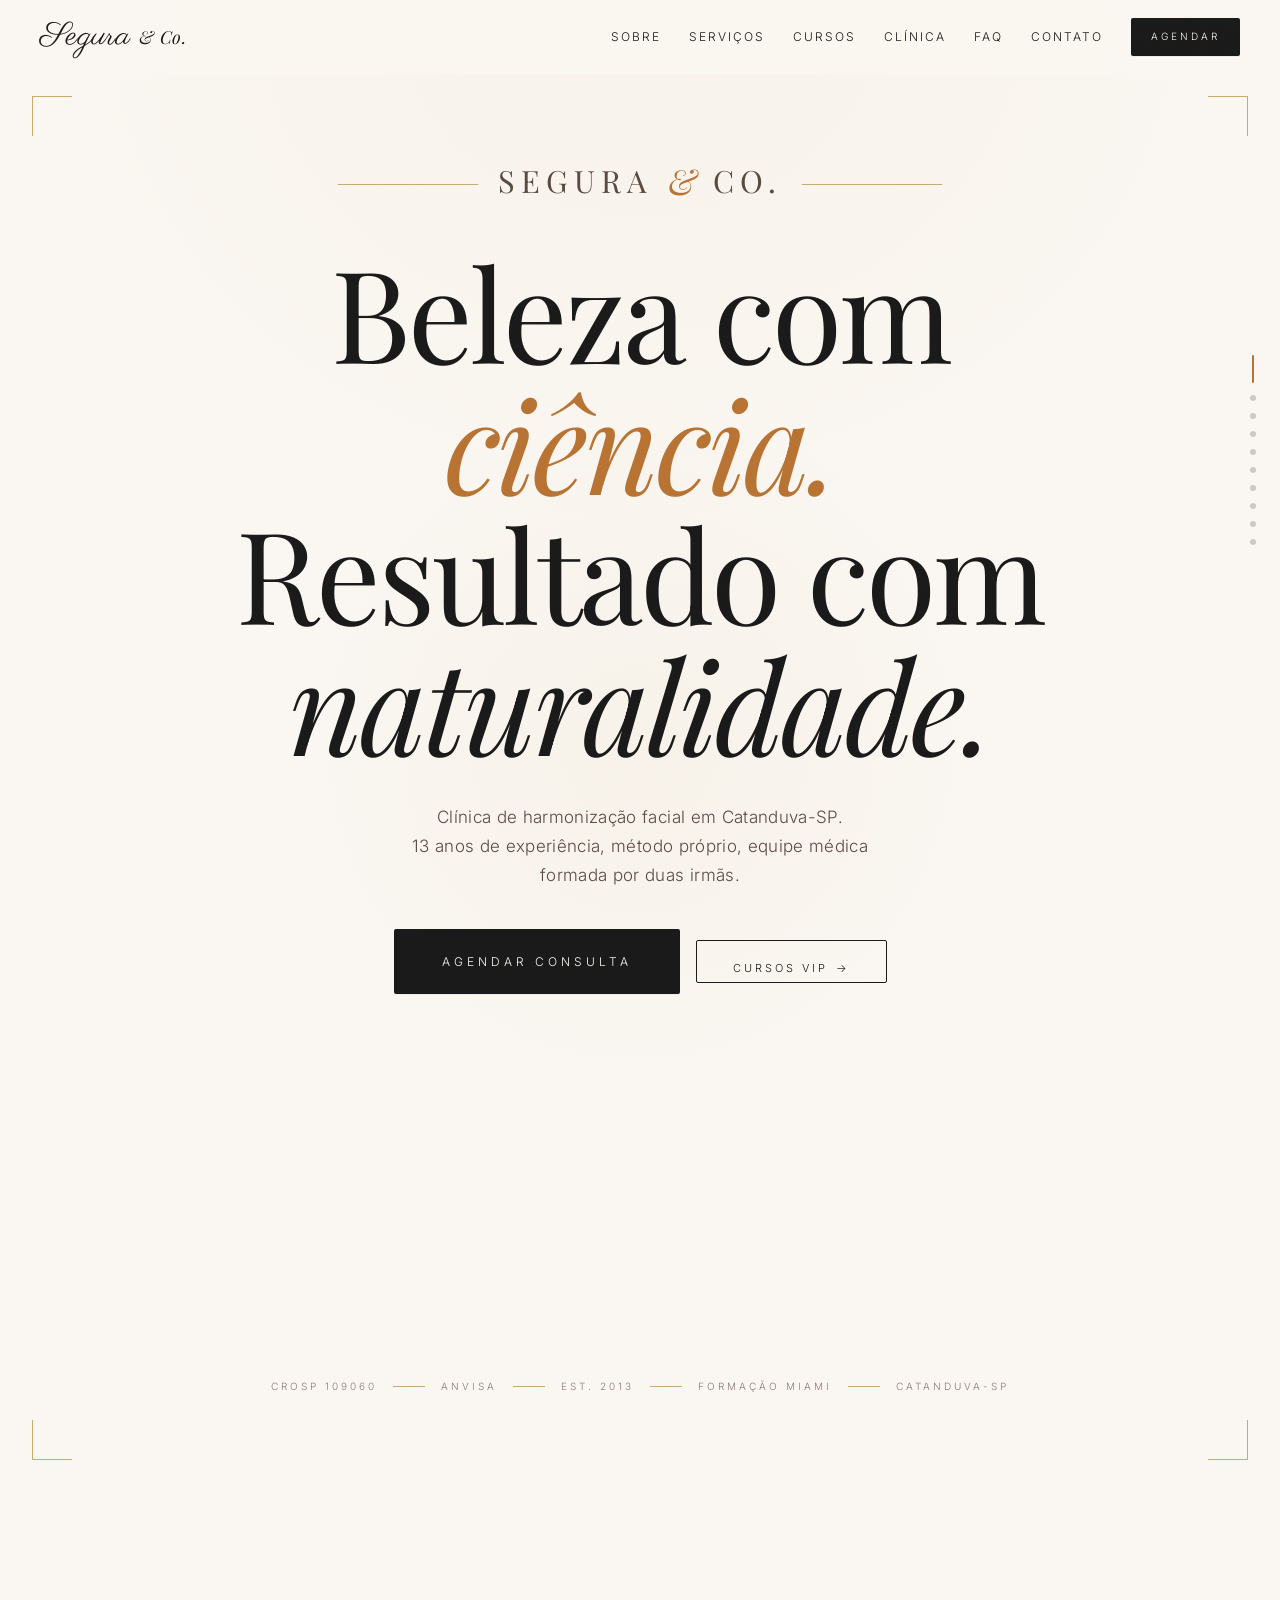
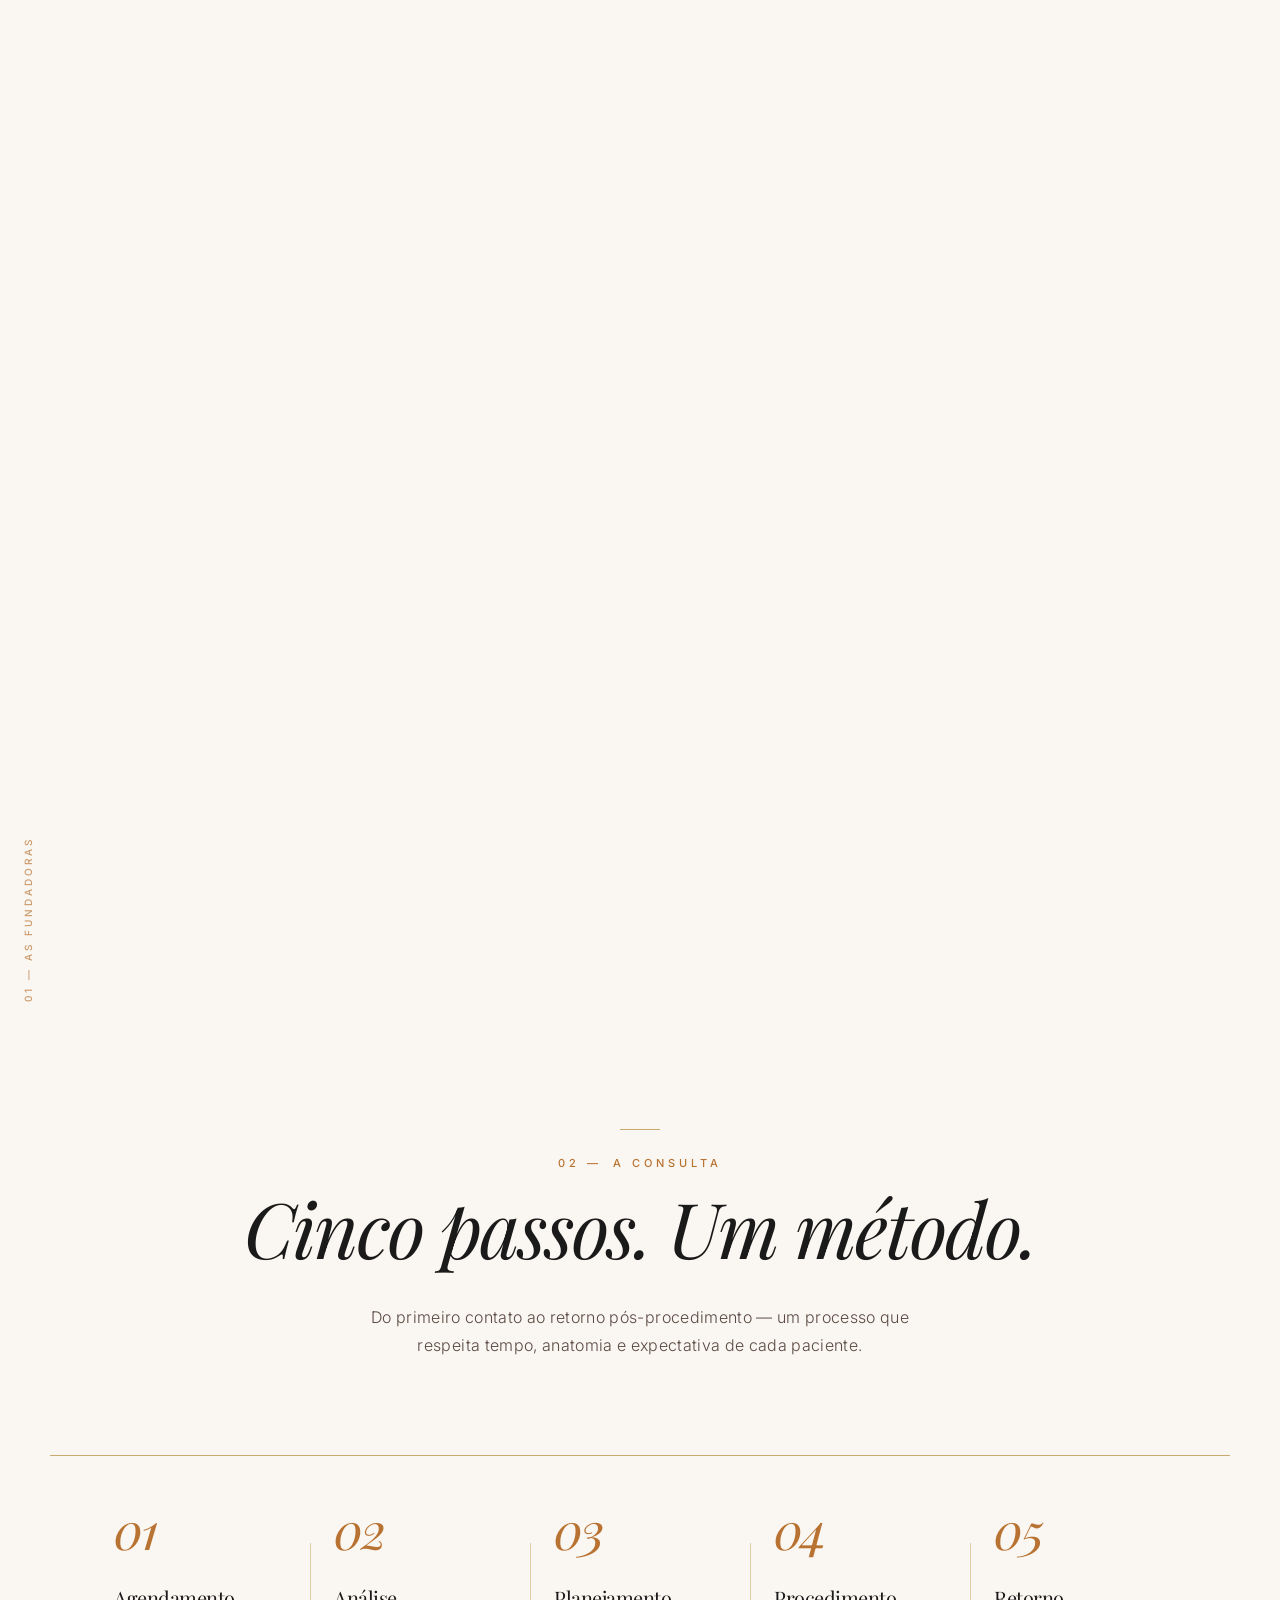
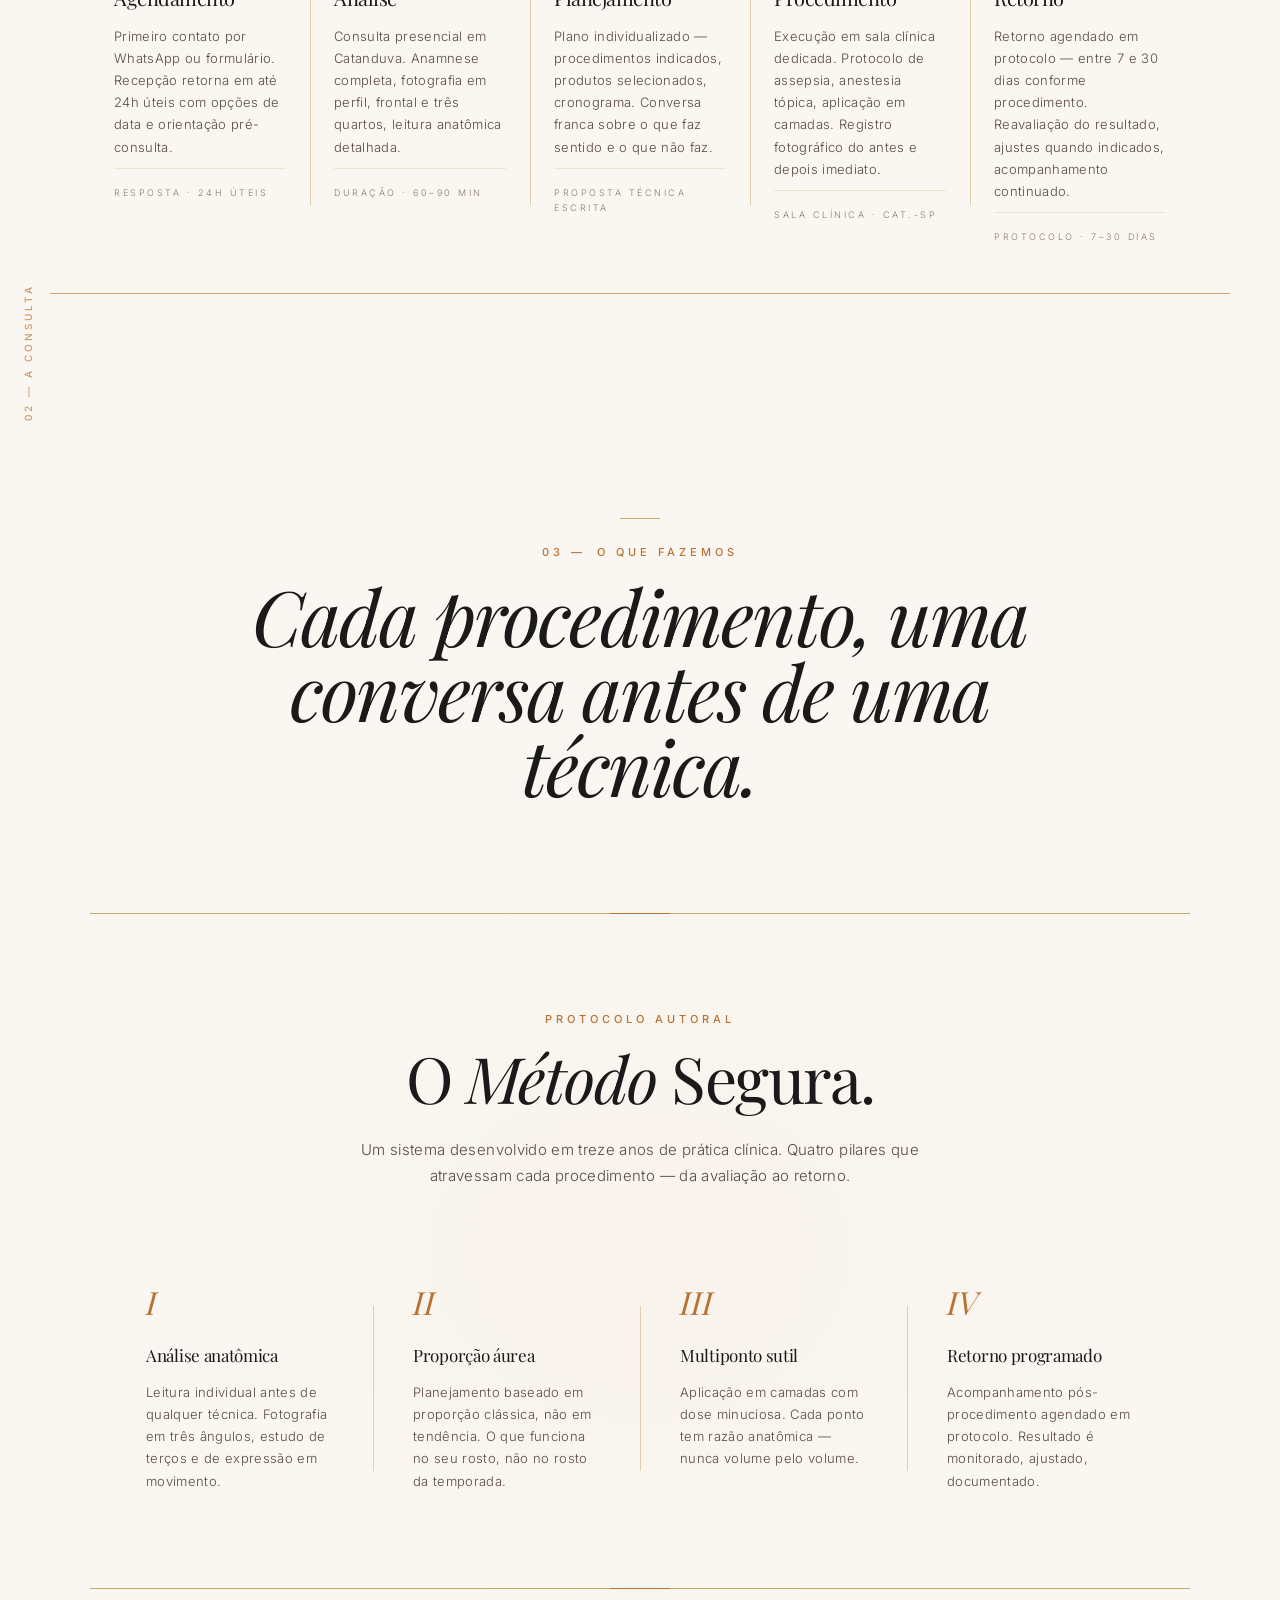
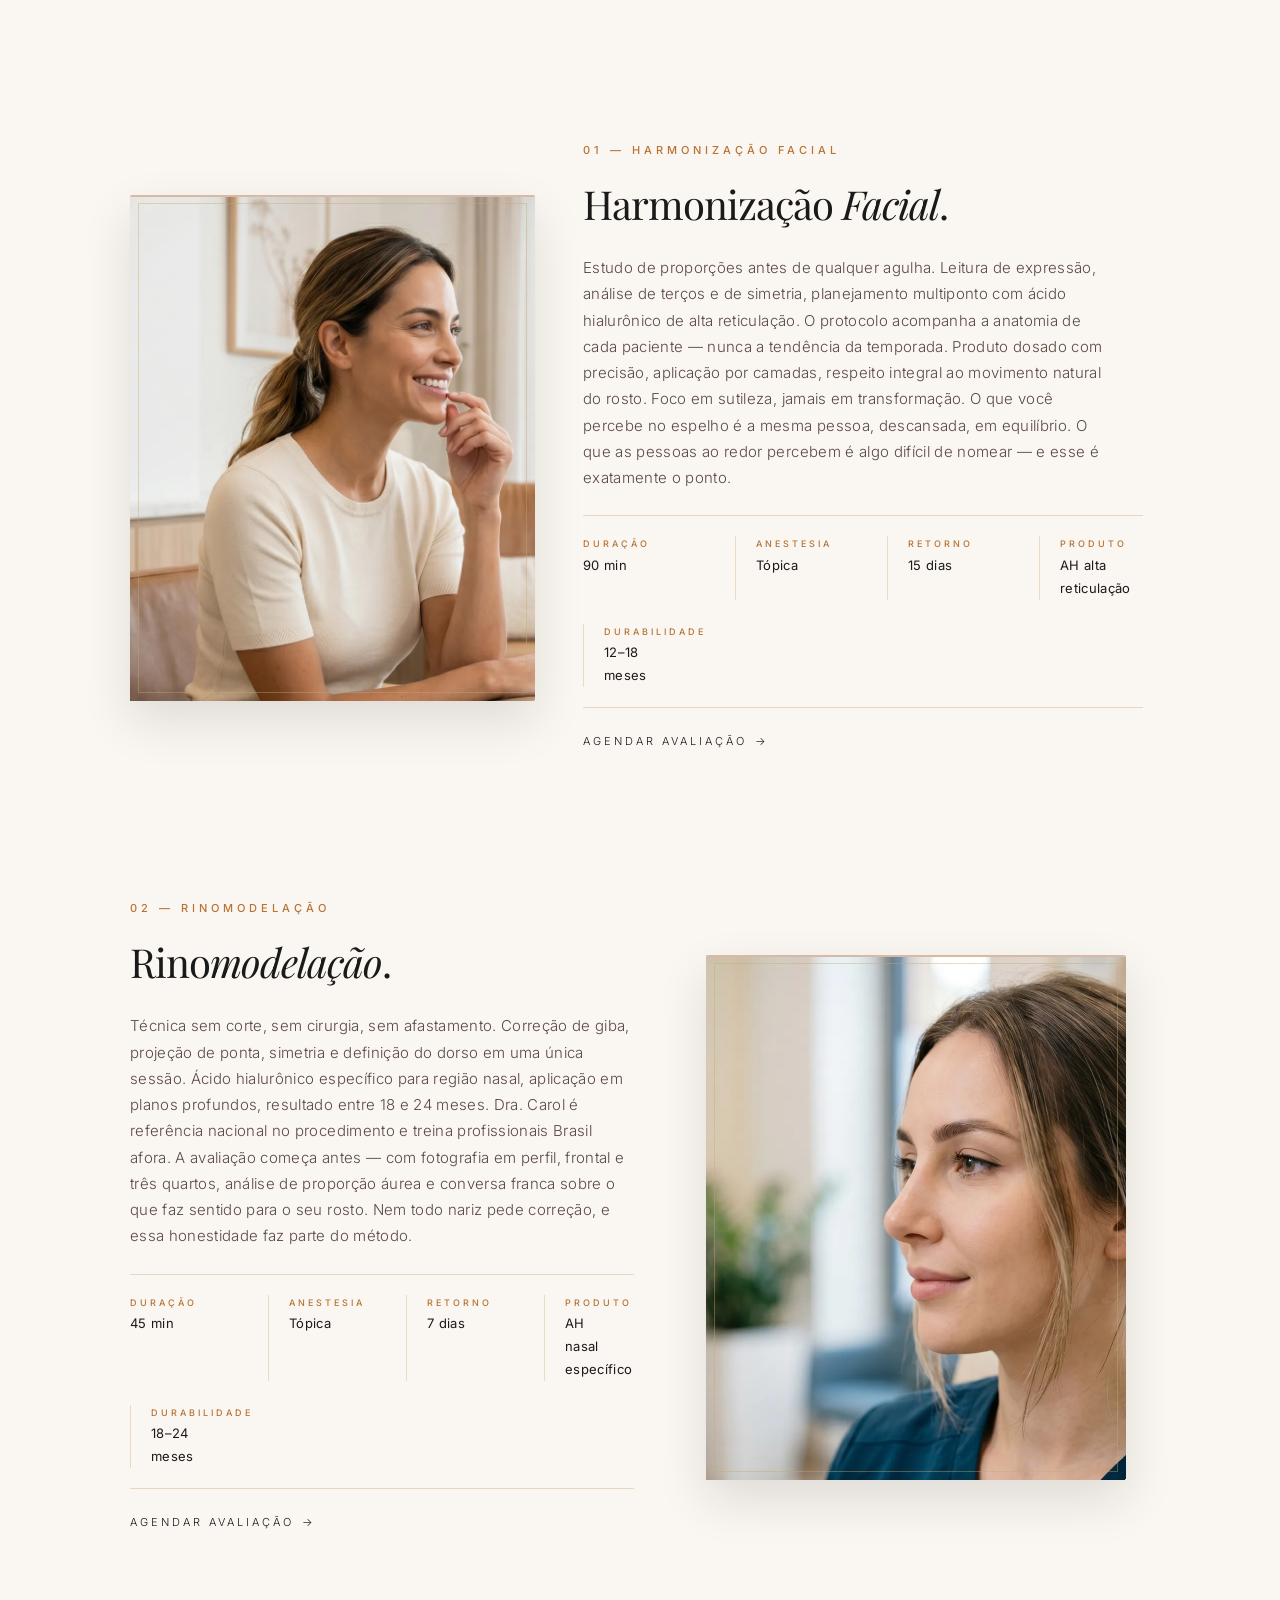
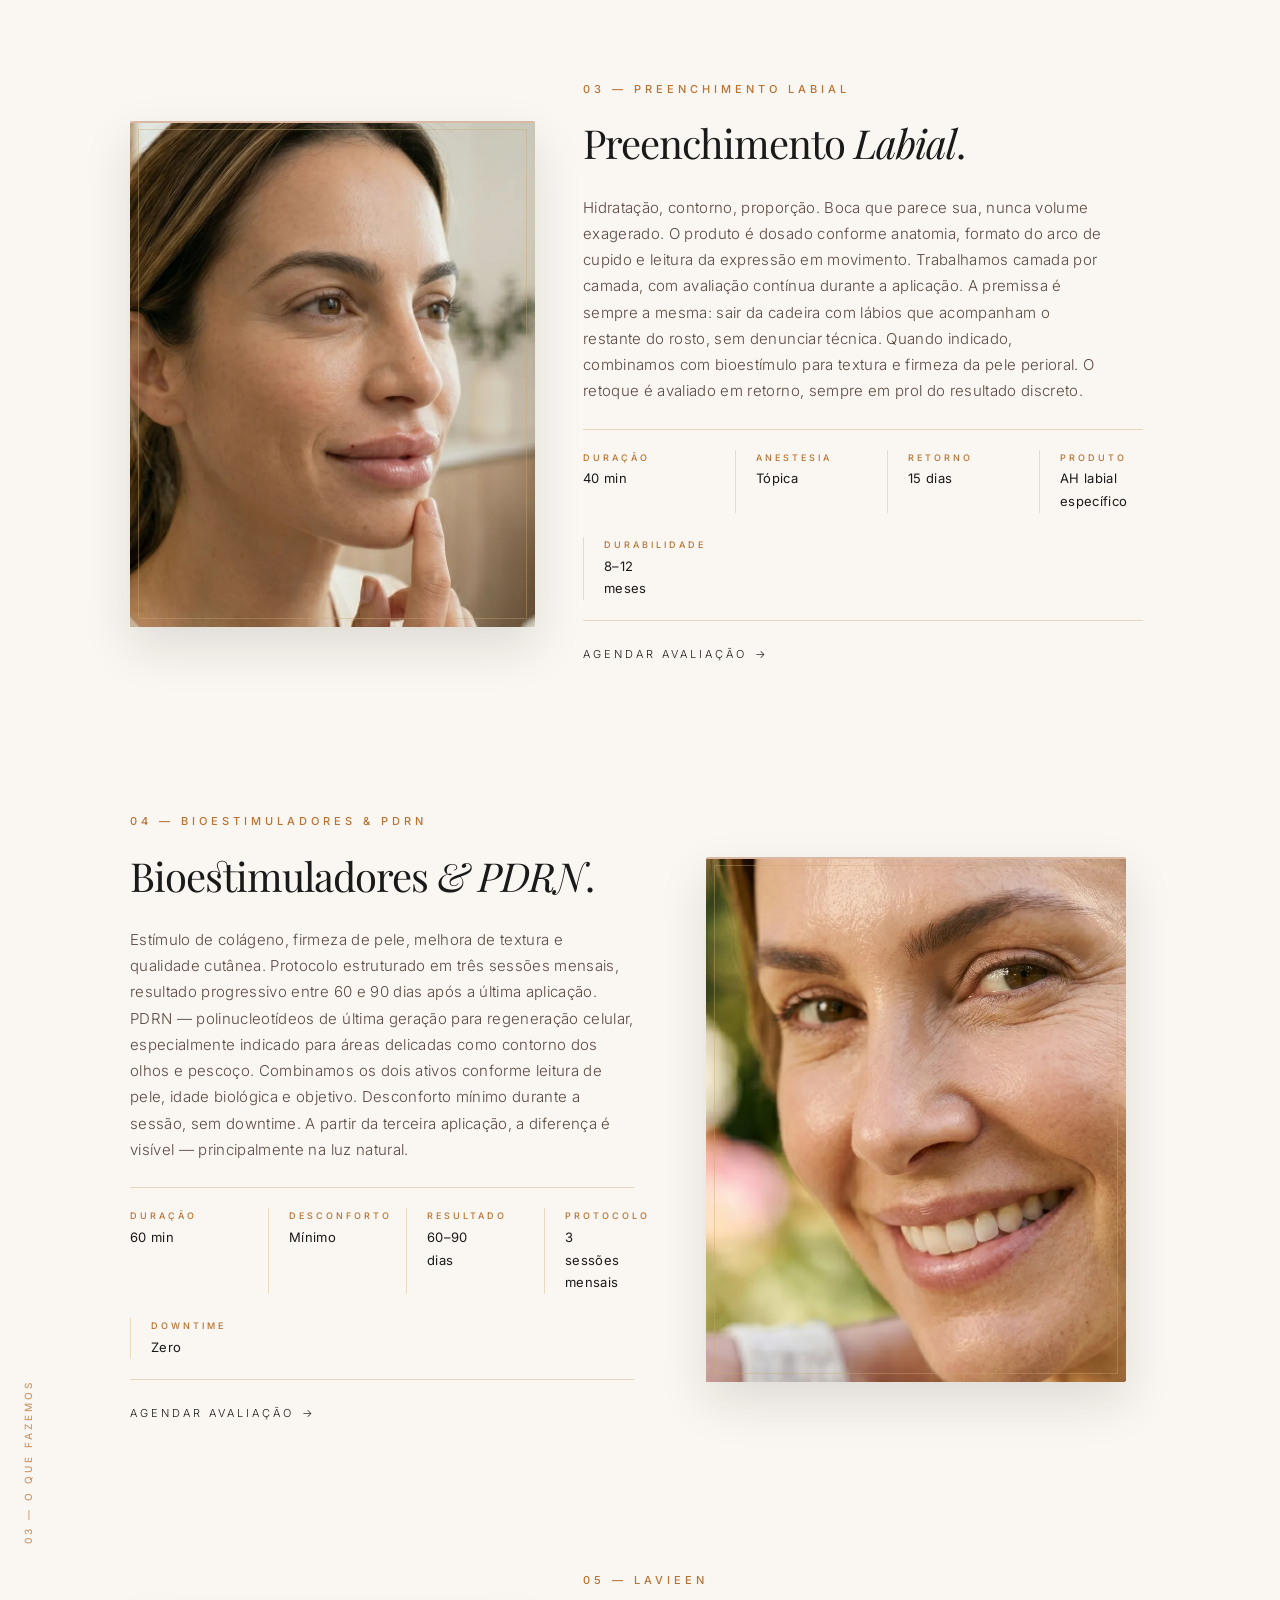
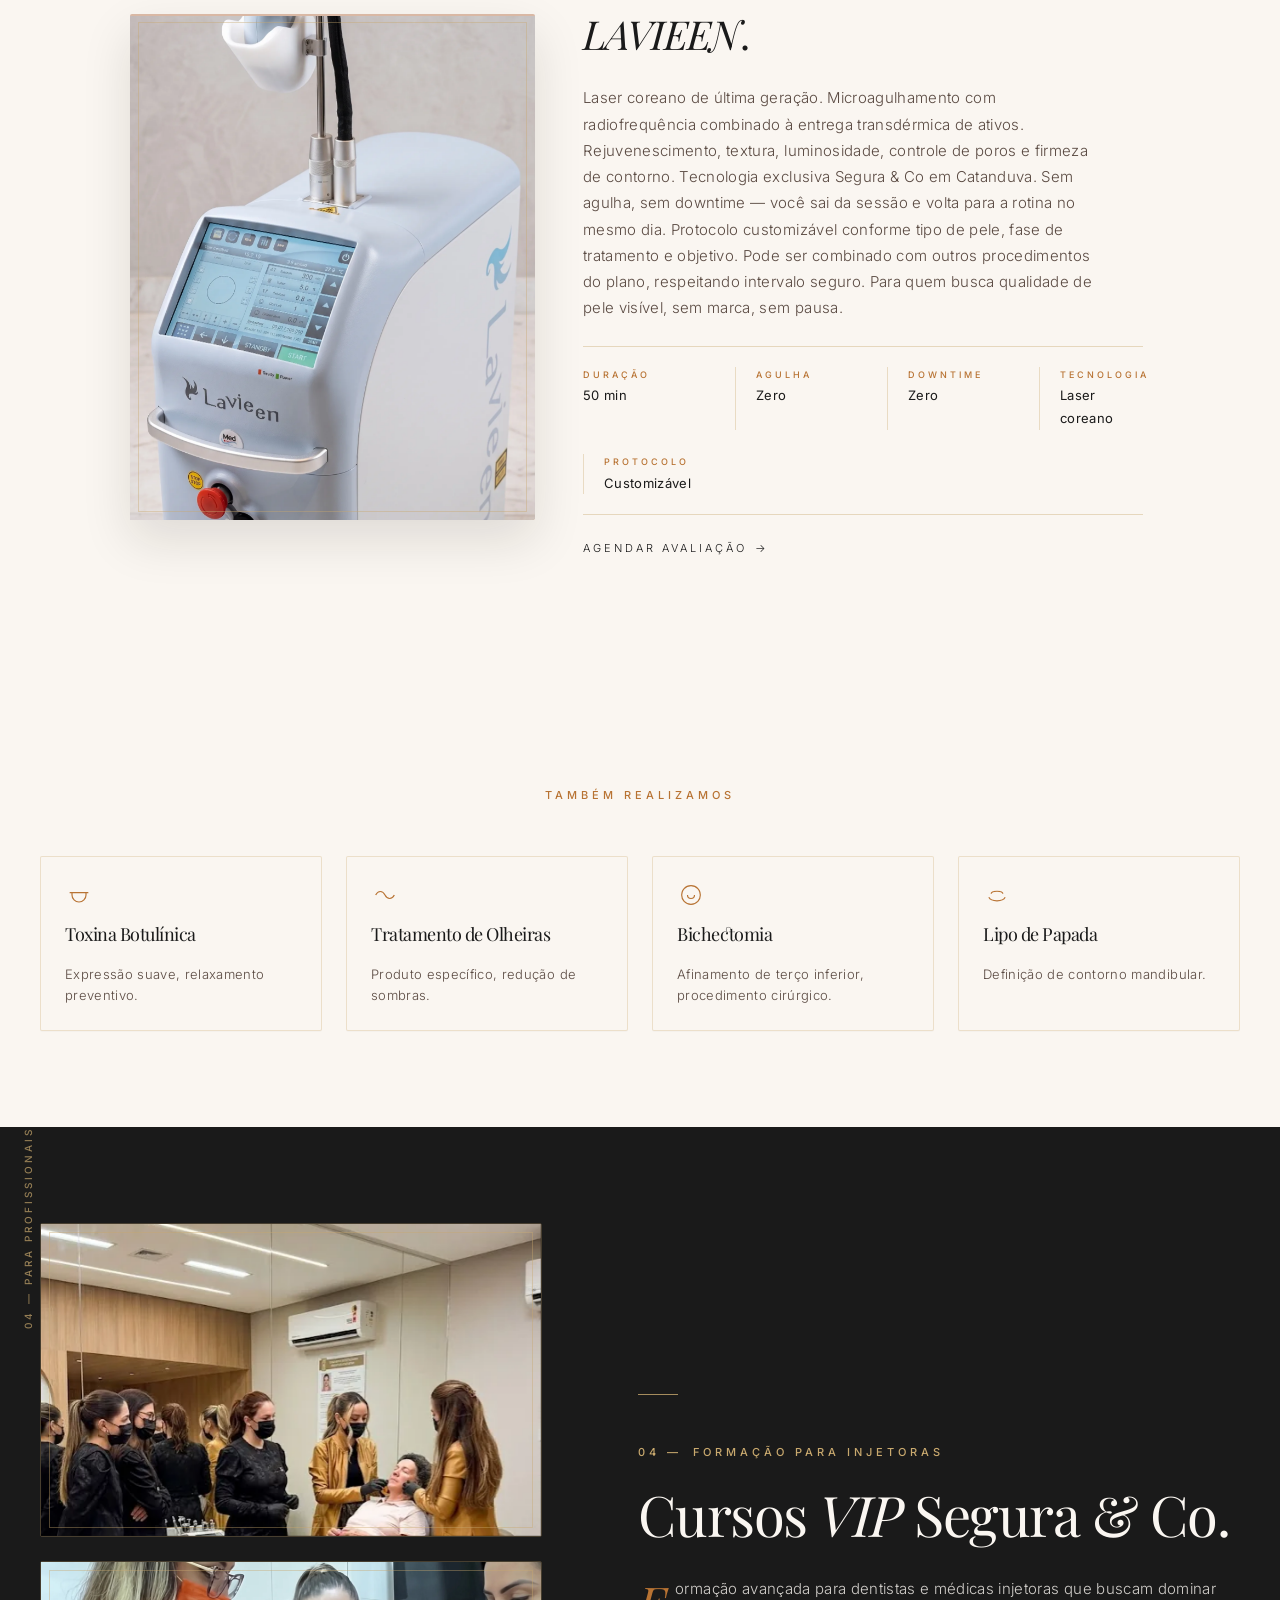
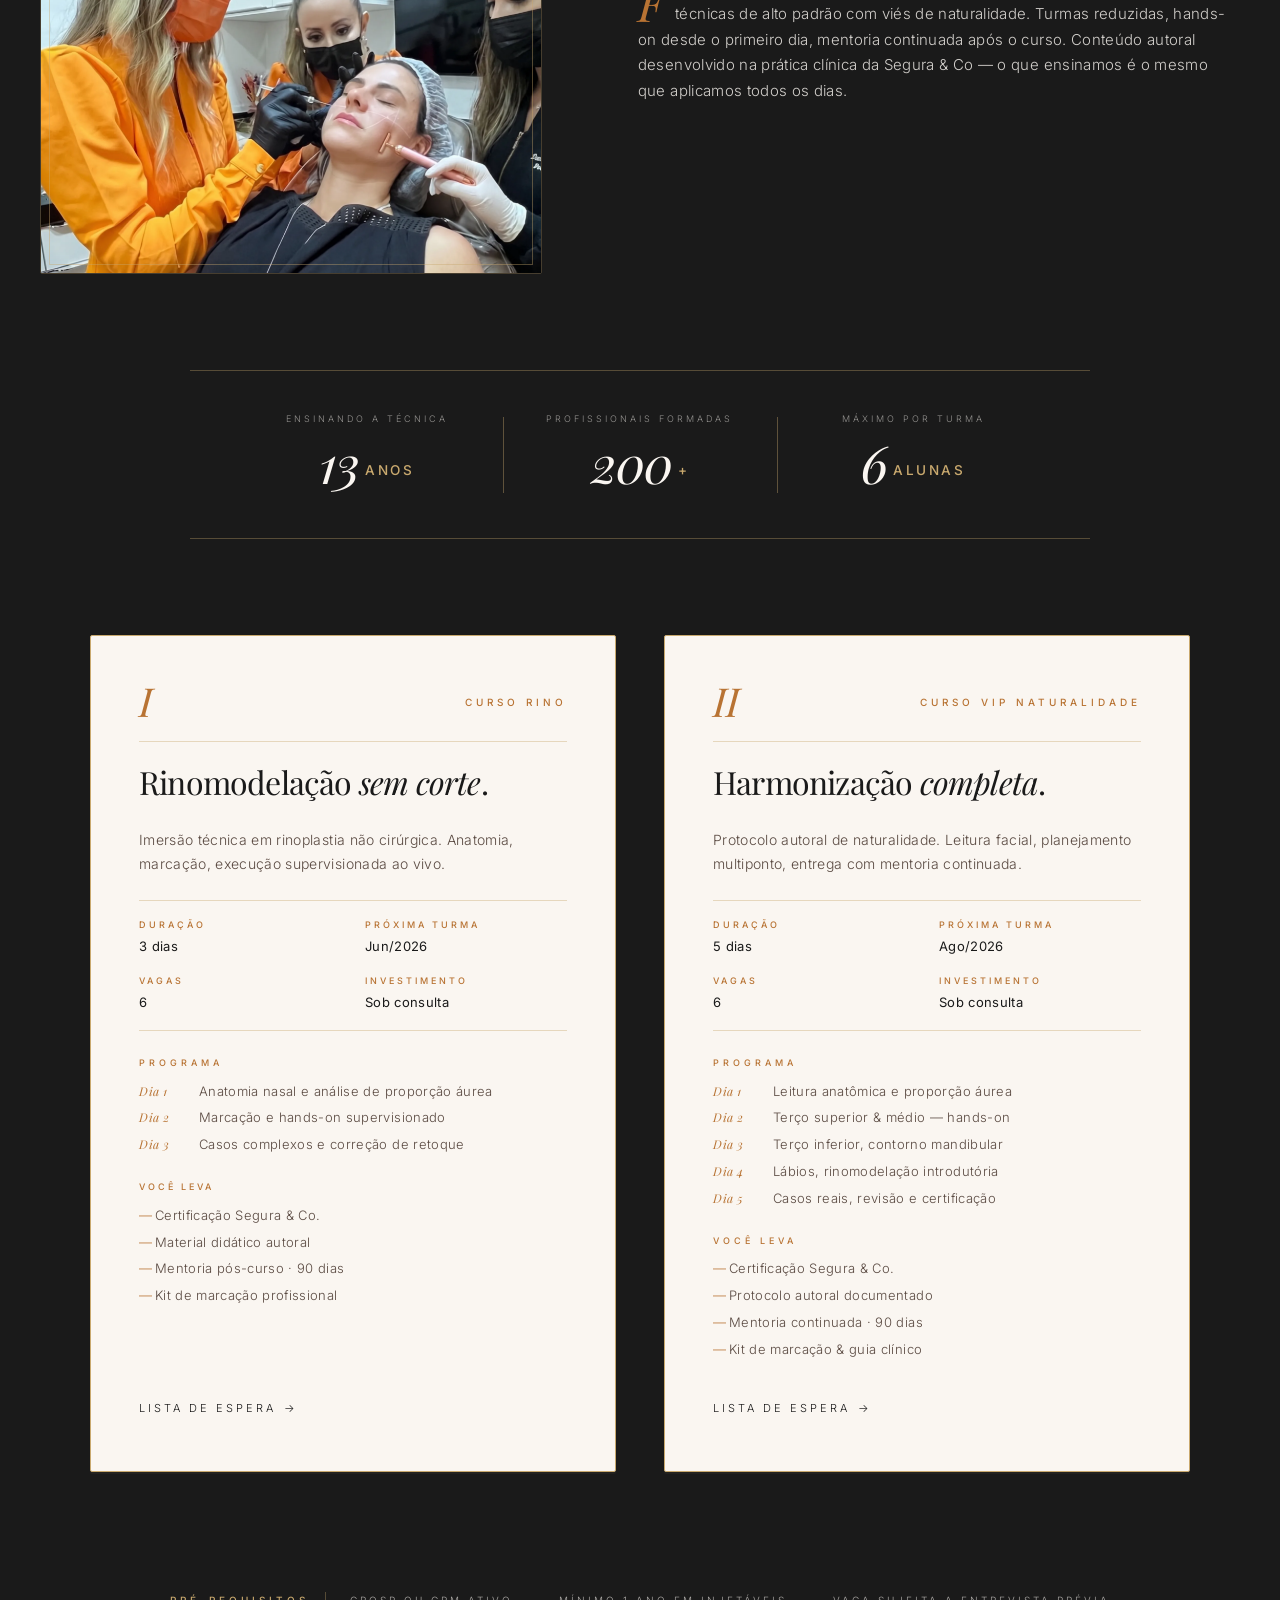
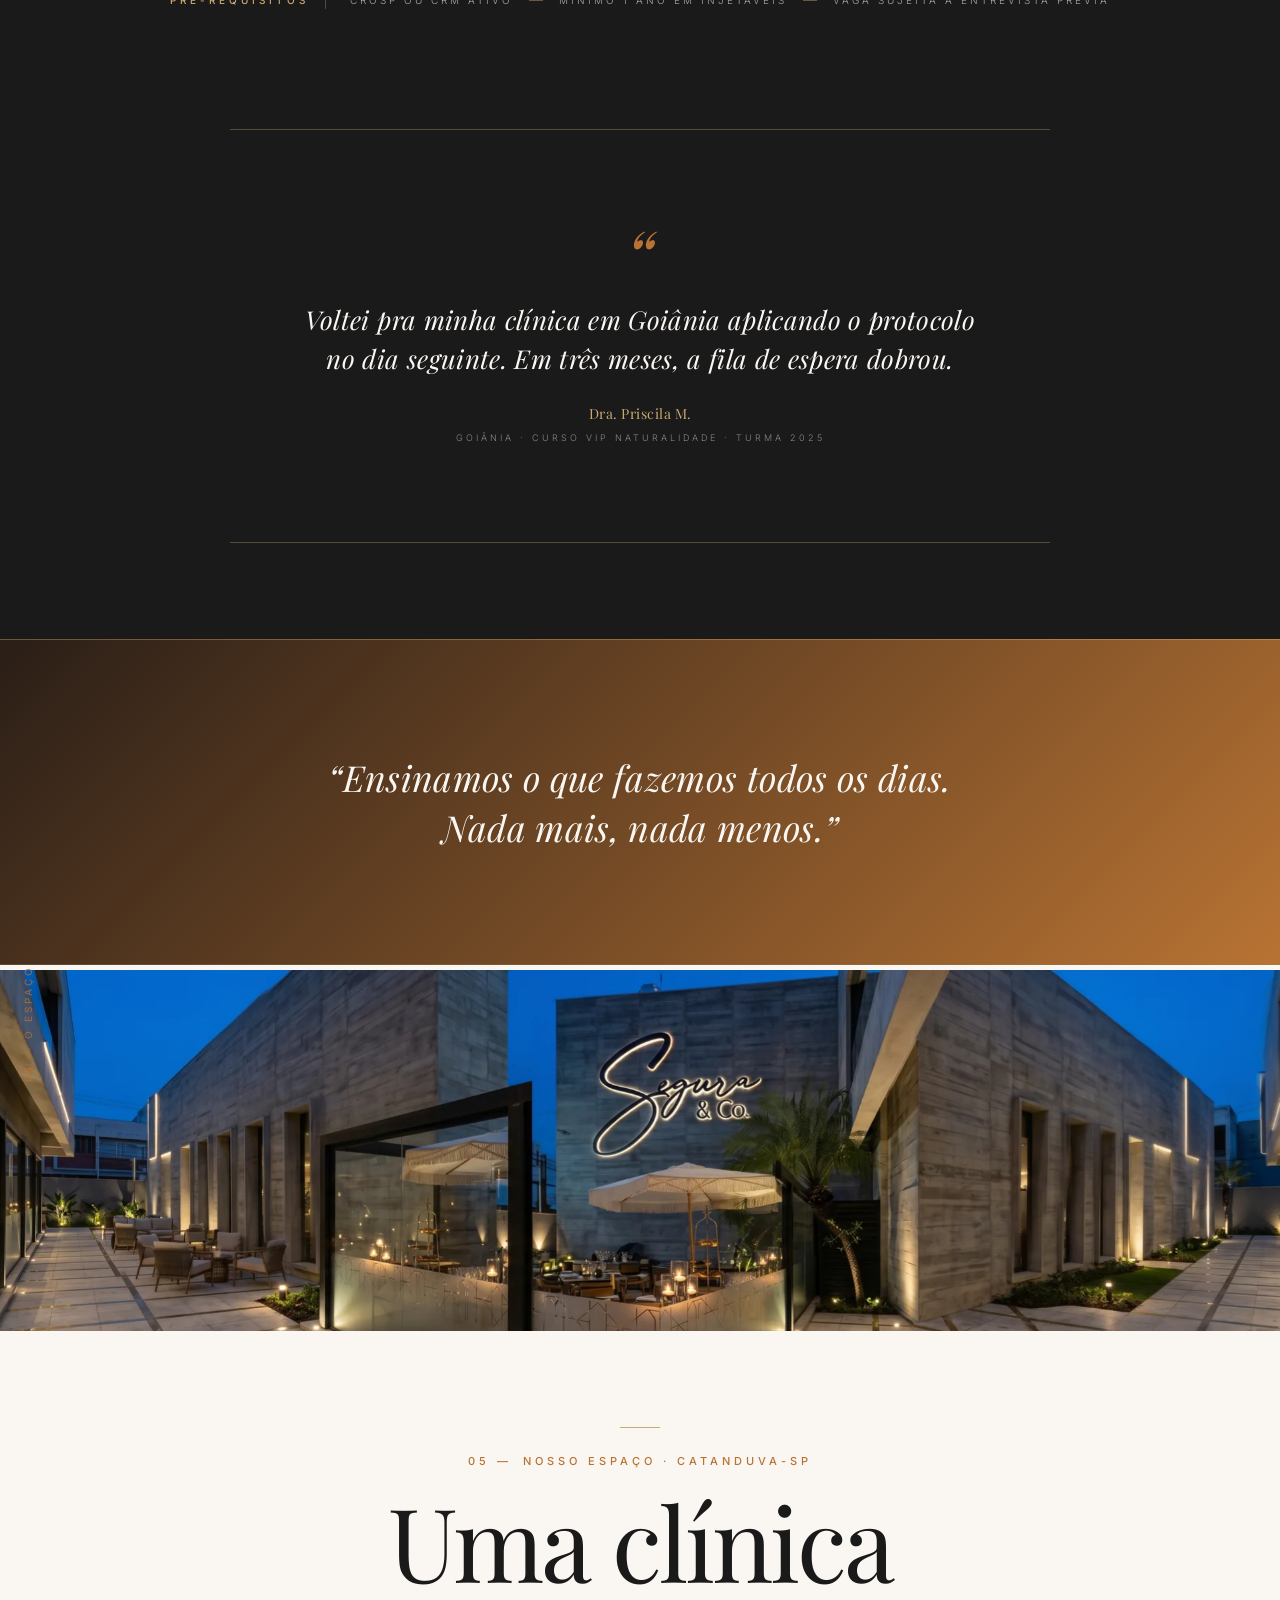
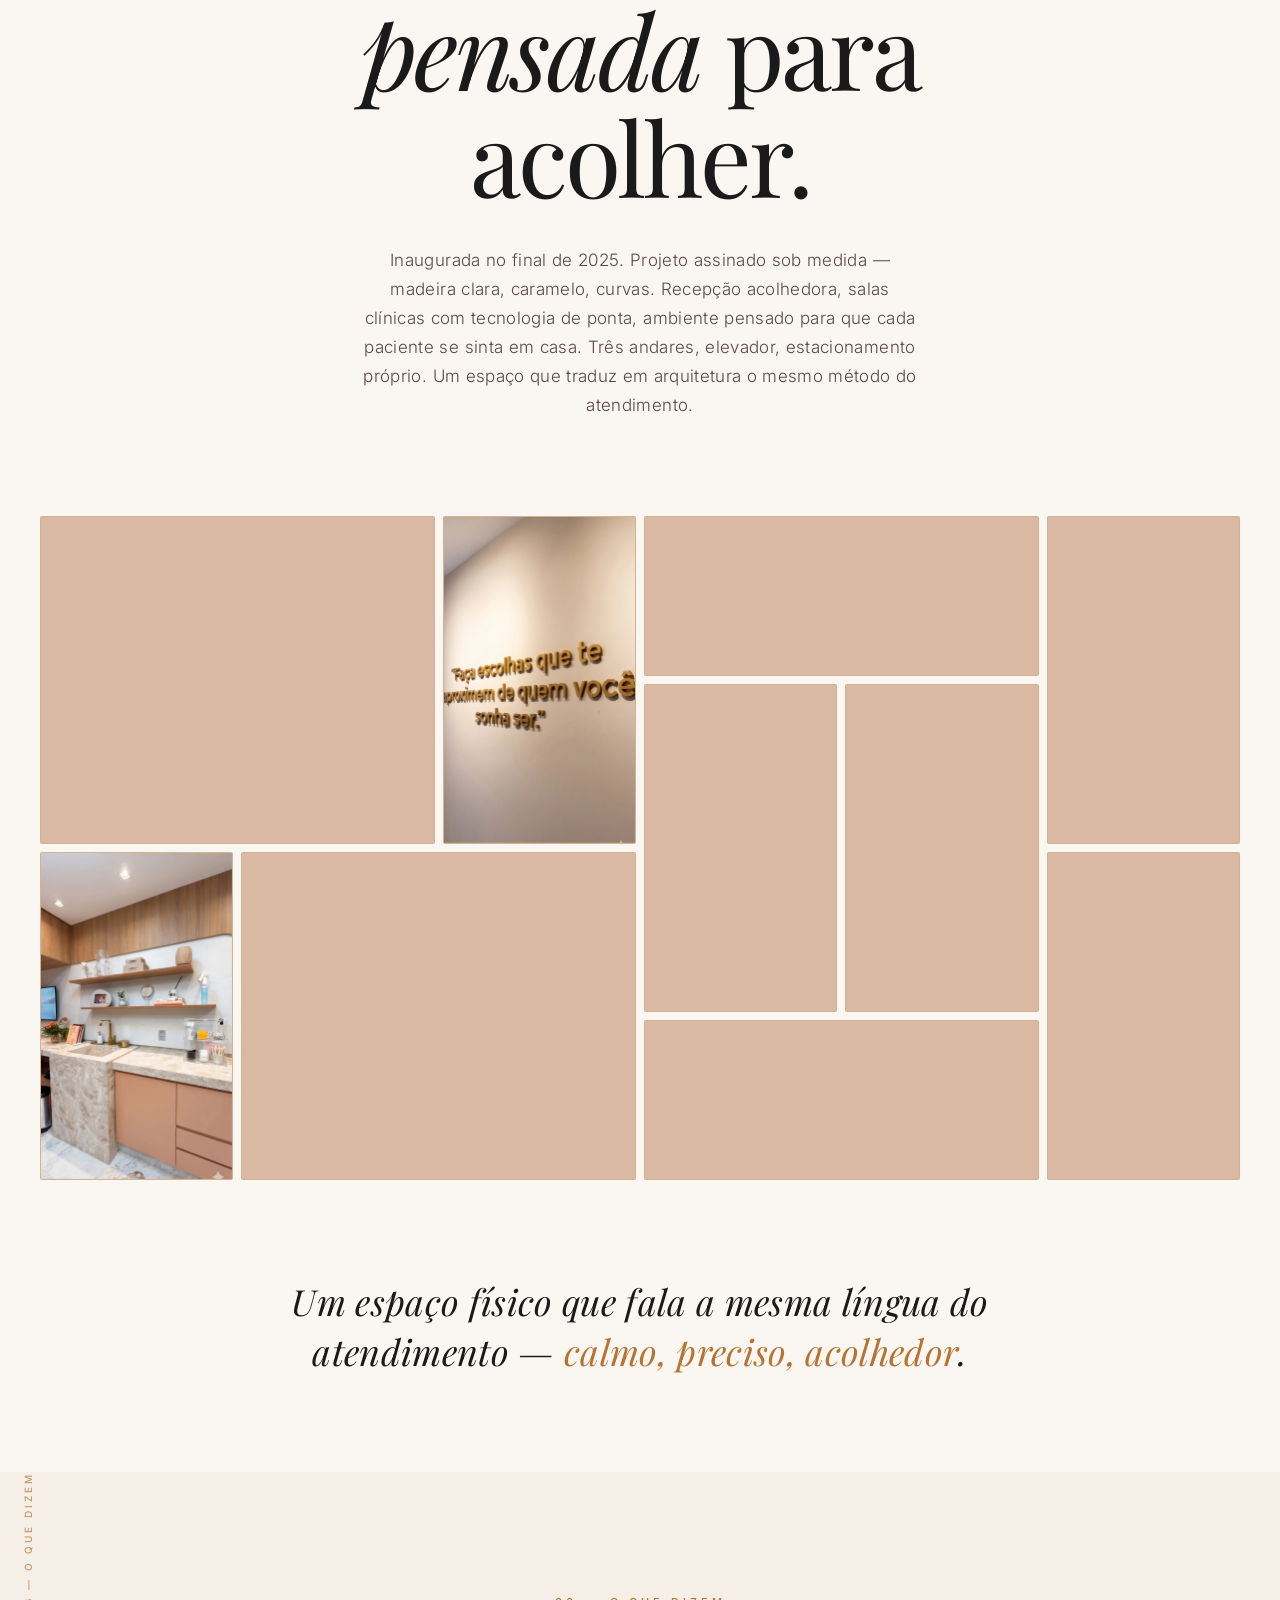
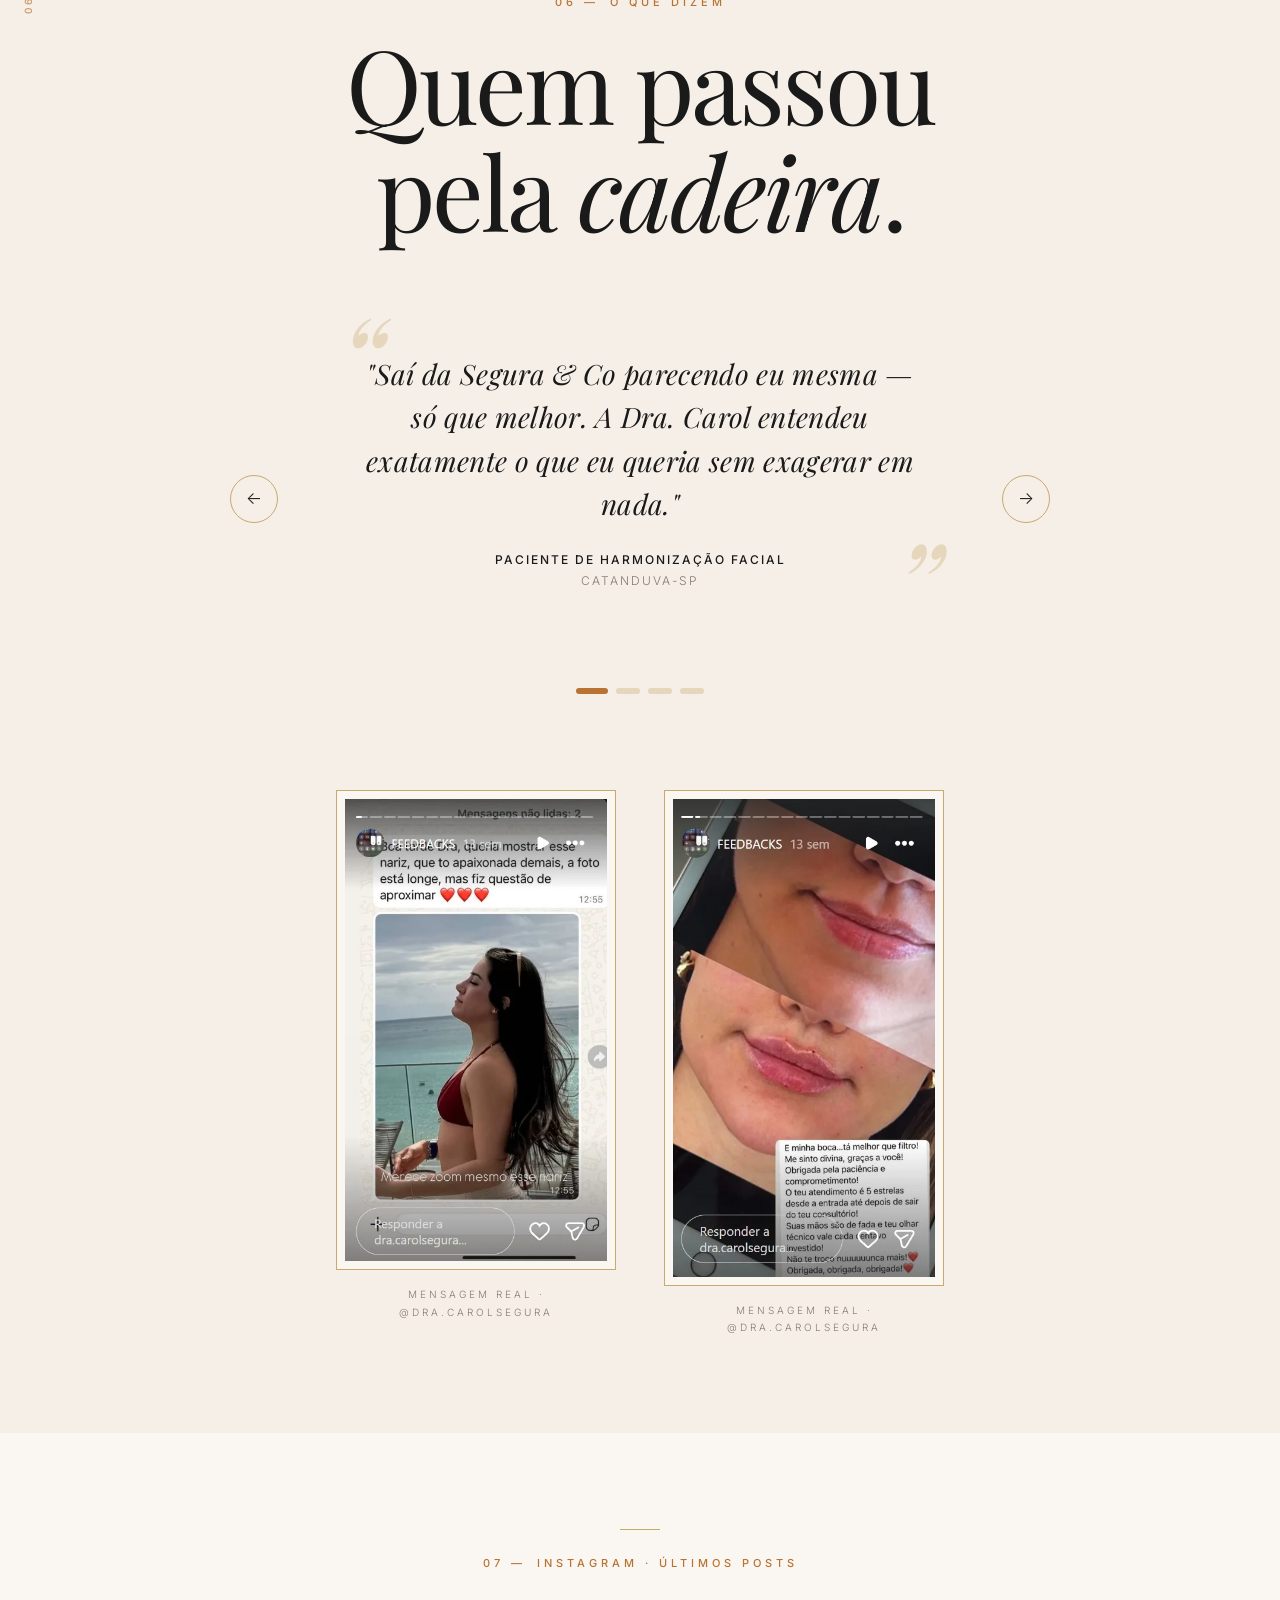
<file: index.html>
<!DOCTYPE html>
<html lang="pt-BR">
<head>
  <meta charset="UTF-8">
  <meta name="viewport" content="width=device-width, initial-scale=1.0">
  <meta name="description" content="Segura & Co — Harmonização facial com naturalidade, ciência e sensibilidade. Clínica em Catanduva-SP. Dra. Carol Segura, CROSP 109060.">
  <meta property="og:title" content="Segura & Co — Harmonização Facial em Catanduva-SP">
  <meta property="og:description" content="Há 13 anos harmonizando rostos com naturalidade. Dra. Carol Segura e Dra. Juliana Segura.">
  <meta property="og:type" content="website">
  <title>Segura & Co — Harmonização Facial em Catanduva-SP</title>
  <link rel="icon" type="image/svg+xml" href="data:image/svg+xml,%3Csvg xmlns='http://www.w3.org/2000/svg' viewBox='0 0 64 64'%3E%3Ccircle cx='32' cy='32' r='32' fill='%231A1A1A'/%3E%3Ctext x='32' y='46' font-family='Parisienne%2Ccursive' font-size='38' fill='%23FAF6F1' text-anchor='middle'%3ES%3C/text%3E%3C/svg%3E">
  <link rel="preconnect" href="https://fonts.googleapis.com">
  <link rel="preconnect" href="https://fonts.gstatic.com" crossorigin>
  <link href="https://fonts.googleapis.com/css2?family=Parisienne&family=Playfair+Display:ital,wght@0,400;0,500;0,600;1,400;1,500&family=Fraunces:ital,opsz,wght@0,9..144,300;1,9..144,300;1,9..144,400&family=Inter:wght@300;400;500;600&display=swap" rel="stylesheet">
  <link rel="stylesheet" href="styles.css">
  <script type="application/ld+json">
  {
    "@context": "https://schema.org",
    "@type": "MedicalClinic",
    "name": "Segura & Co",
    "description": "Clínica de harmonização facial especializada em resultados naturais.",
    "url": "https://seguraeco.com",
    "telephone": "+55-17-99999-9999",
    "address": {
      "@type": "PostalAddress",
      "addressLocality": "Catanduva",
      "addressRegion": "SP",
      "addressCountry": "BR"
    },
    "medicalSpecialty": "CosmeticProcedure",
    "founder": [
      {"@type": "Person", "name": "Dra. Carol Segura", "identifier": "CROSP 109060"},
      {"@type": "Person", "name": "Dra. Juliana Segura"}
    ],
    "sameAs": [
      "https://www.instagram.com/seguraecompany/",
      "https://www.instagram.com/dra.carolsegura/"
    ]
  }
  </script>
</head>
<body>
  <!-- Preloader -->
  <div class="preloader" id="preloader" aria-hidden="true">
    <span class="preloader__logo">Segura &amp; Co.</span>
    <div class="preloader__line"></div>
  </div>

  <!-- Side progress indicator (built by JS) -->
  <nav class="progress-nav" id="progress-nav" aria-label="Navegação por seção" hidden></nav>

  <a class="skip" href="#home">Pular para o conteúdo</a>
  <header class="nav" role="banner">
  <div class="container nav__inner">
    <a href="#home" class="nav__logo" aria-label="Segura & Co — início">
      <span class="nav__logo-script">Segura</span><span class="nav__logo-italic">&nbsp;&amp;&nbsp;Co.</span>
    </a>
    <nav class="nav__links" aria-label="Navegação principal">
      <a href="#sobre">Sobre</a>
      <a href="#servicos">Serviços</a>
      <a href="#cursos">Cursos</a>
      <a href="#clinica">Clínica</a>
      <a href="#faq">FAQ</a>
      <a href="#contato">Contato</a>
      <a href="#contato" class="btn btn-primary nav__cta">Agendar</a>
    </nav>
    <button class="nav__toggle" aria-label="Abrir menu" aria-expanded="false" aria-controls="mobile-menu">
      <span></span><span></span><span></span>
    </button>
  </div>
  <div id="mobile-menu" class="nav__mobile" hidden>
    <a href="#sobre">Sobre</a>
    <a href="#servicos">Serviços</a>
    <a href="#cursos">Cursos</a>
    <a href="#clinica">Clínica</a>
    <a href="#faq">FAQ</a>
    <a href="#contato">Contato</a>
    <a href="#contato" class="btn btn-primary">Agendar consulta</a>
  </div>
</header>

  <!-- SECTION 1: Hero — editorial tipográfico -->
  <section id="home" class="hero hero--editorial" aria-labelledby="hero-title" data-section="home">
  <div class="hero__spotlight" aria-hidden="true"></div>
  <span class="hero__corner hero__corner--tl" aria-hidden="true"></span>
  <span class="hero__corner hero__corner--tr" aria-hidden="true"></span>
  <span class="hero__corner hero__corner--bl" aria-hidden="true"></span>
  <span class="hero__corner hero__corner--br" aria-hidden="true"></span>
  <div class="hero__stage">
    <div class="hero__text" data-reveal>
      <div class="hero__wordmark" aria-hidden="true">
        <span class="hero__wordmark-rule"></span>
        <span class="hero__wordmark-text h-serif">Segura <em class="italic">&amp;</em> Co.</span>
        <span class="hero__wordmark-rule"></span>
      </div>
      <h1 id="hero-title" class="h-serif hero__title" data-split data-mask-reveal>
        Beleza com <em class="italic" style="color:var(--caramel)">ciência.</em><br>
        Resultado com <em class="italic">naturalidade.</em>
      </h1>
      <p class="hero__sub">
        Clínica de harmonização facial em Catanduva-SP.<br>
        13 anos de experiência, método próprio, equipe médica formada por duas irmãs.
      </p>
      <div class="hero__ctas">
        <a href="#contato" class="btn btn-primary btn--large">Agendar consulta</a>
        <a href="#cursos" class="btn btn-outline arrow-link">Cursos VIP <span class="arrow">→</span></a>
      </div>
    </div>
    <dl class="hero__stats" data-reveal aria-label="Credenciais da clínica">
      <div class="hero__stat">
        <dt class="hero__stat-label">Anos de atuação</dt>
        <dd class="hero__stat-value h-serif">13</dd>
      </div>
      <div class="hero__stat">
        <dt class="hero__stat-label">Seguidoras · @dra.carolsegura</dt>
        <dd class="hero__stat-value h-serif">52k<span class="hero__stat-sup">+</span></dd>
      </div>
      <div class="hero__stat">
        <dt class="hero__stat-label">Formação — Miami &amp; Brasil</dt>
        <dd class="hero__stat-value h-serif">EUA <span class="italic">+</span> BR</dd>
      </div>
    </dl>
    <div class="hero__meta">
      <span>CROSP 109060</span>
      <span class="hero__meta-rule" aria-hidden="true"></span>
      <span>ANVISA</span>
      <span class="hero__meta-rule" aria-hidden="true"></span>
      <span>Est. 2013</span>
      <span class="hero__meta-rule" aria-hidden="true"></span>
      <span>Formação Miami</span>
      <span class="hero__meta-rule" aria-hidden="true"></span>
      <span>Catanduva-SP</span>
    </div>
  </div>
</section>

  <!-- SECTION 2: Sobre — sisters editorial -->
  <section id="sobre" class="sobre" aria-labelledby="sobre-title" data-section="sobre">
  <div class="section-sticky-label" aria-hidden="true"><span>01 — As fundadoras</span></div>
  <div class="container">
    <div class="sobre__split">
      <figure class="sobre__figure" data-reveal>
        <img src="imagens/carolEjuliana.webp" alt="Dra. Carol e Dra. Juliana Segura" loading="lazy" decoding="async" width="1200" height="1500">
        <figcaption class="sobre__figure-caption">Dra. Carol &amp; Dra. Juliana Segura</figcaption>
      </figure>
      <div class="sobre__content">
        <div class="sobre__header" data-reveal>
          <span class="chapter-hairline" aria-hidden="true"></span>
          <span class="label" data-letter-spread><span class="section-num">01 —</span> As fundadoras</span>
          <h2 id="sobre-title" class="h-serif sobre__title" data-split data-mask-reveal>Duas irmãs.<br>Uma mesma <em class="italic">filosofia</em>.</h2>
        </div>
        <article class="doctor" data-reveal>
          <span class="doctor__tag">CROSP 109060 · Catanduva-SP</span>
          <h3 class="h-serif doctor__name">Dra. Carol Segura</h3>
          <p class="doctor__bio">Treze anos de harmonização facial. Referência nacional em rinomodelação sem corte. Atende em Catanduva-SP. Formação continuada em Miami — especializações e cursos avançados nos Estados Unidos integram o método. Mais de 52 mil seguidoras acompanham o dia-a-dia clínico pelo @dra.carolsegura. Ministra cursos VIP para dentistas e médicas injetoras que buscam dominar a técnica com viés de sutileza.</p>
          <a class="doctor__ig arrow-link" href="https://www.instagram.com/dra.carolsegura/" target="_blank" rel="noopener">@dra.carolsegura <span class="arrow">→</span></a>
        </article>
        <article class="doctor" data-reveal>
          <span class="doctor__tag">Sócia · Cirurgiã-dentista</span>
          <h3 class="h-serif doctor__name">Dra. Juliana Segura</h3>
          <p class="doctor__bio">Cirurgiã-dentista com especialização em harmonização orofacial. Sócia da clínica, responsável por protocolos de bioestimuladores e tratamento de terço inferior. Formação continuada entre Brasil e Estados Unidos. Atendimento acolhedor, foco em resultado sutil e duradouro. Leitura anatômica minuciosa, olhar clínico voltado para a integridade da expressão de cada paciente.</p>
          <a class="doctor__ig arrow-link" href="https://www.instagram.com/drajulianasegura/" target="_blank" rel="noopener">@drajulianasegura <span class="arrow">→</span></a>
        </article>
      </div>
    </div>
  </div>
</section>

  <!-- SECTION 2B: A Consulta — jornada do paciente -->
  <section id="consulta" class="consulta" aria-labelledby="consulta-title" data-section="consulta">
  <div class="section-sticky-label" aria-hidden="true"><span>02 — A consulta</span></div>
  <div class="container">
    <div class="consulta__header" data-reveal>
      <span class="chapter-hairline" aria-hidden="true"></span>
      <span class="label" data-letter-spread><span class="section-num">02 —</span> A consulta</span>
      <h2 id="consulta-title" class="h-serif consulta__title" data-split data-mask-reveal>Cinco passos. Um <em class="italic">método</em>.</h2>
      <p class="consulta__lede">Do primeiro contato ao retorno pós-procedimento — um processo que respeita tempo, anatomia e expectativa de cada paciente.</p>
    </div>
    <ol class="consulta__steps">
      <li class="consulta__step" data-reveal>
        <span class="consulta__step-num h-serif">01</span>
        <div class="consulta__step-body">
          <h3 class="consulta__step-title">Agendamento</h3>
          <p class="consulta__step-copy">Primeiro contato por WhatsApp ou formulário. Recepção retorna em até 24h úteis com opções de data e orientação pré-consulta.</p>
          <span class="consulta__step-meta">Resposta · 24h úteis</span>
        </div>
      </li>
      <li class="consulta__step" data-reveal>
        <span class="consulta__step-num h-serif">02</span>
        <div class="consulta__step-body">
          <h3 class="consulta__step-title">Análise</h3>
          <p class="consulta__step-copy">Consulta presencial em Catanduva. Anamnese completa, fotografia em perfil, frontal e três quartos, leitura anatômica detalhada.</p>
          <span class="consulta__step-meta">Duração · 60–90 min</span>
        </div>
      </li>
      <li class="consulta__step" data-reveal>
        <span class="consulta__step-num h-serif">03</span>
        <div class="consulta__step-body">
          <h3 class="consulta__step-title">Planejamento</h3>
          <p class="consulta__step-copy">Plano individualizado — procedimentos indicados, produtos selecionados, cronograma. Conversa franca sobre o que faz sentido e o que não faz.</p>
          <span class="consulta__step-meta">Proposta técnica escrita</span>
        </div>
      </li>
      <li class="consulta__step" data-reveal>
        <span class="consulta__step-num h-serif">04</span>
        <div class="consulta__step-body">
          <h3 class="consulta__step-title">Procedimento</h3>
          <p class="consulta__step-copy">Execução em sala clínica dedicada. Protocolo de assepsia, anestesia tópica, aplicação em camadas. Registro fotográfico do antes e depois imediato.</p>
          <span class="consulta__step-meta">Sala clínica · Cat.-SP</span>
        </div>
      </li>
      <li class="consulta__step" data-reveal>
        <span class="consulta__step-num h-serif">05</span>
        <div class="consulta__step-body">
          <h3 class="consulta__step-title">Retorno</h3>
          <p class="consulta__step-copy">Retorno agendado em protocolo — entre 7 e 30 dias conforme procedimento. Reavaliação do resultado, ajustes quando indicados, acompanhamento continuado.</p>
          <span class="consulta__step-meta">Protocolo · 7–30 dias</span>
        </div>
      </li>
    </ol>
  </div>
</section>

  <!-- SECTION 3: Procedimentos — zigzag editorial -->
  <section id="servicos" class="servicos" aria-labelledby="servicos-title" data-section="servicos">
  <div class="section-sticky-label" aria-hidden="true"><span>03 — O que fazemos</span></div>
  <div class="container">
    <div class="servicos__header" data-reveal>
      <span class="chapter-hairline" aria-hidden="true"></span>
      <span class="label" data-letter-spread><span class="section-num">03 —</span> O que fazemos</span>
      <h2 id="servicos-title" class="h-serif servicos__title" data-split data-mask-reveal>Cada procedimento, uma <em class="italic">conversa</em> antes de uma técnica.</h2>
    </div>

    <aside class="metodo" data-reveal aria-label="Método Segura">
      <div class="metodo__head">
        <span class="label metodo__eyebrow" data-letter-spread>Protocolo autoral</span>
        <h3 class="h-serif metodo__title">O <em class="italic">Método</em> Segura.</h3>
        <p class="metodo__lede">Um sistema desenvolvido em treze anos de prática clínica. Quatro pilares que atravessam cada procedimento — da avaliação ao retorno.</p>
      </div>
      <ol class="metodo__pillars">
        <li class="metodo__pillar">
          <span class="metodo__pillar-num h-serif">I</span>
          <h4 class="metodo__pillar-title">Análise anatômica</h4>
          <p class="metodo__pillar-copy">Leitura individual antes de qualquer técnica. Fotografia em três ângulos, estudo de terços e de expressão em movimento.</p>
        </li>
        <li class="metodo__pillar">
          <span class="metodo__pillar-num h-serif">II</span>
          <h4 class="metodo__pillar-title">Proporção áurea</h4>
          <p class="metodo__pillar-copy">Planejamento baseado em proporção clássica, não em tendência. O que funciona no seu rosto, não no rosto da temporada.</p>
        </li>
        <li class="metodo__pillar">
          <span class="metodo__pillar-num h-serif">III</span>
          <h4 class="metodo__pillar-title">Multiponto sutil</h4>
          <p class="metodo__pillar-copy">Aplicação em camadas com dose minuciosa. Cada ponto tem razão anatômica — nunca volume pelo volume.</p>
        </li>
        <li class="metodo__pillar">
          <span class="metodo__pillar-num h-serif">IV</span>
          <h4 class="metodo__pillar-title">Retorno programado</h4>
          <p class="metodo__pillar-copy">Acompanhamento pós-procedimento agendado em protocolo. Resultado é monitorado, ajustado, documentado.</p>
        </li>
      </ol>
    </aside>
  </div>

  <!-- 5 editorial zigzag blocks -->
  <article class="proc-block" data-reveal>
    <div class="proc-block__image"><img src="imagens/harmonizacao.webp" alt="Harmonização facial — protocolo multiponto" loading="lazy" decoding="async" width="900" height="1100"></div>
    <div class="proc-block__body">
      <span class="label proc-block__label" data-letter-spread>01 — Harmonização Facial</span>
      <h3 class="h-serif proc-block__title">Harmonização <em class="italic">Facial</em>.</h3>
      <p class="proc-block__copy">Estudo de proporções antes de qualquer agulha. Leitura de expressão, análise de terços e de simetria, planejamento multiponto com ácido hialurônico de alta reticulação. O protocolo acompanha a anatomia de cada paciente — nunca a tendência da temporada. Produto dosado com precisão, aplicação por camadas, respeito integral ao movimento natural do rosto. Foco em sutileza, jamais em transformação. O que você percebe no espelho é a mesma pessoa, descansada, em equilíbrio. O que as pessoas ao redor percebem é algo difícil de nomear — e esse é exatamente o ponto.</p>
      <dl class="proc-block__meta">
        <div><dt>Duração</dt><dd>90 min</dd></div>
        <div><dt>Anestesia</dt><dd>Tópica</dd></div>
        <div><dt>Retorno</dt><dd>15 dias</dd></div>
        <div><dt>Produto</dt><dd>AH alta reticulação</dd></div>
        <div><dt>Durabilidade</dt><dd>12–18 meses</dd></div>
      </dl>
      <a href="#contato" class="arrow-link proc-block__cta">Agendar avaliação <span class="arrow">→</span></a>
    </div>
  </article>

  <article class="proc-block proc-block--reverse" data-reveal>
    <div class="proc-block__image"><img src="imagens/rinomodelacao.webp" alt="Rinomodelação sem corte" loading="lazy" decoding="async" width="900" height="1100"></div>
    <div class="proc-block__body">
      <span class="label proc-block__label" data-letter-spread>02 — Rinomodelação</span>
      <h3 class="h-serif proc-block__title">Rino<em class="italic">modelação</em>.</h3>
      <p class="proc-block__copy">Técnica sem corte, sem cirurgia, sem afastamento. Correção de giba, projeção de ponta, simetria e definição do dorso em uma única sessão. Ácido hialurônico específico para região nasal, aplicação em planos profundos, resultado entre 18 e 24 meses. Dra. Carol é referência nacional no procedimento e treina profissionais Brasil afora. A avaliação começa antes — com fotografia em perfil, frontal e três quartos, análise de proporção áurea e conversa franca sobre o que faz sentido para o seu rosto. Nem todo nariz pede correção, e essa honestidade faz parte do método.</p>
      <dl class="proc-block__meta">
        <div><dt>Duração</dt><dd>45 min</dd></div>
        <div><dt>Anestesia</dt><dd>Tópica</dd></div>
        <div><dt>Retorno</dt><dd>7 dias</dd></div>
        <div><dt>Produto</dt><dd>AH nasal específico</dd></div>
        <div><dt>Durabilidade</dt><dd>18–24 meses</dd></div>
      </dl>
      <a href="#contato" class="arrow-link proc-block__cta">Agendar avaliação <span class="arrow">→</span></a>
    </div>
  </article>

  <article class="proc-block" data-reveal>
    <div class="proc-block__image"><img src="imagens/preenchimento-labial.webp" alt="Preenchimento labial natural" loading="lazy" decoding="async" width="900" height="1100"></div>
    <div class="proc-block__body">
      <span class="label proc-block__label" data-letter-spread>03 — Preenchimento Labial</span>
      <h3 class="h-serif proc-block__title">Preenchimento <em class="italic">Labial</em>.</h3>
      <p class="proc-block__copy">Hidratação, contorno, proporção. Boca que parece sua, nunca volume exagerado. O produto é dosado conforme anatomia, formato do arco de cupido e leitura da expressão em movimento. Trabalhamos camada por camada, com avaliação contínua durante a aplicação. A premissa é sempre a mesma: sair da cadeira com lábios que acompanham o restante do rosto, sem denunciar técnica. Quando indicado, combinamos com bioestímulo para textura e firmeza da pele perioral. O retoque é avaliado em retorno, sempre em prol do resultado discreto.</p>
      <dl class="proc-block__meta">
        <div><dt>Duração</dt><dd>40 min</dd></div>
        <div><dt>Anestesia</dt><dd>Tópica</dd></div>
        <div><dt>Retorno</dt><dd>15 dias</dd></div>
        <div><dt>Produto</dt><dd>AH labial específico</dd></div>
        <div><dt>Durabilidade</dt><dd>8–12 meses</dd></div>
      </dl>
      <a href="#contato" class="arrow-link proc-block__cta">Agendar avaliação <span class="arrow">→</span></a>
    </div>
  </article>

  <article class="proc-block proc-block--reverse" data-reveal>
    <div class="proc-block__image"><img src="imagens/bioestimuldaores.webp" alt="Bioestimuladores e PDRN" loading="lazy" decoding="async" width="900" height="1100"></div>
    <div class="proc-block__body">
      <span class="label proc-block__label" data-letter-spread>04 — Bioestimuladores &amp; PDRN</span>
      <h3 class="h-serif proc-block__title">Bioestimuladores <em class="italic">&amp; PDRN</em>.</h3>
      <p class="proc-block__copy">Estímulo de colágeno, firmeza de pele, melhora de textura e qualidade cutânea. Protocolo estruturado em três sessões mensais, resultado progressivo entre 60 e 90 dias após a última aplicação. PDRN — polinucleotídeos de última geração para regeneração celular, especialmente indicado para áreas delicadas como contorno dos olhos e pescoço. Combinamos os dois ativos conforme leitura de pele, idade biológica e objetivo. Desconforto mínimo durante a sessão, sem downtime. A partir da terceira aplicação, a diferença é visível — principalmente na luz natural.</p>
      <dl class="proc-block__meta">
        <div><dt>Duração</dt><dd>60 min</dd></div>
        <div><dt>Desconforto</dt><dd>Mínimo</dd></div>
        <div><dt>Resultado</dt><dd>60–90 dias</dd></div>
        <div><dt>Protocolo</dt><dd>3 sessões mensais</dd></div>
        <div><dt>Downtime</dt><dd>Zero</dd></div>
      </dl>
      <a href="#contato" class="arrow-link proc-block__cta">Agendar avaliação <span class="arrow">→</span></a>
    </div>
  </article>

  <article class="proc-block" data-reveal>
    <div class="proc-block__image"><img src="imagens/maquina-lavieen.webp" alt="LAVIEEN — laser coreano" loading="lazy" decoding="async" width="900" height="1100"></div>
    <div class="proc-block__body">
      <span class="label proc-block__label" data-letter-spread>05 — LAVIEEN</span>
      <h3 class="h-serif proc-block__title"><em class="italic">LAVIEEN</em>.</h3>
      <p class="proc-block__copy">Laser coreano de última geração. Microagulhamento com radiofrequência combinado à entrega transdérmica de ativos. Rejuvenescimento, textura, luminosidade, controle de poros e firmeza de contorno. Tecnologia exclusiva Segura &amp; Co em Catanduva. Sem agulha, sem downtime — você sai da sessão e volta para a rotina no mesmo dia. Protocolo customizável conforme tipo de pele, fase de tratamento e objetivo. Pode ser combinado com outros procedimentos do plano, respeitando intervalo seguro. Para quem busca qualidade de pele visível, sem marca, sem pausa.</p>
      <dl class="proc-block__meta">
        <div><dt>Duração</dt><dd>50 min</dd></div>
        <div><dt>Agulha</dt><dd>Zero</dd></div>
        <div><dt>Downtime</dt><dd>Zero</dd></div>
        <div><dt>Tecnologia</dt><dd>Laser coreano</dd></div>
        <div><dt>Protocolo</dt><dd>Customizável</dd></div>
      </dl>
      <a href="#contato" class="arrow-link proc-block__cta">Agendar avaliação <span class="arrow">→</span></a>
    </div>
  </article>

  <div class="container">
    <div class="servicos__secondary" data-reveal>
      <span class="label" data-letter-spread>Também realizamos</span>
      <div class="servicos__secondary-grid">
        <div class="sec-card">
          <svg class="sec-card__icon" viewBox="0 0 24 24" fill="none" stroke="currentColor" stroke-width="1" aria-hidden="true"><path d="M4 10h16M6 10v2a6 6 0 0012 0v-2"/></svg>
          <h4 class="h-serif sec-card__title">Toxina Botulínica</h4>
          <p class="sec-card__desc">Expressão suave, relaxamento preventivo.</p>
        </div>
        <div class="sec-card">
          <svg class="sec-card__icon" viewBox="0 0 24 24" fill="none" stroke="currentColor" stroke-width="1" aria-hidden="true"><path d="M4 12c2-4 6-4 8 0 2 4 6 4 8 0"/></svg>
          <h4 class="h-serif sec-card__title">Tratamento de Olheiras</h4>
          <p class="sec-card__desc">Produto específico, redução de sombras.</p>
        </div>
        <div class="sec-card">
          <svg class="sec-card__icon" viewBox="0 0 24 24" fill="none" stroke="currentColor" stroke-width="1" aria-hidden="true"><path d="M12 4c-5 0-8 4-8 8s3 8 8 8 8-4 8-8-3-8-8-8z"/><path d="M9 12a3 3 0 006 0"/></svg>
          <h4 class="h-serif sec-card__title">Bichectomia</h4>
          <p class="sec-card__desc">Afinamento de terço inferior, procedimento cirúrgico.</p>
        </div>
        <div class="sec-card">
          <svg class="sec-card__icon" viewBox="0 0 24 24" fill="none" stroke="currentColor" stroke-width="1" aria-hidden="true"><path d="M5 14c2 4 12 4 14 0"/><path d="M7 11c0-3 10-3 10 0"/></svg>
          <h4 class="h-serif sec-card__title">Lipo de Papada</h4>
          <p class="sec-card__desc">Definição de contorno mandibular.</p>
        </div>
      </div>
    </div>
  </div>
</section>

  <!-- SECTION 4: Cursos VIP -->
  <section id="cursos" class="cursos" aria-labelledby="cursos-title" data-section="cursos">
  <div class="section-sticky-label section-sticky-label--light" aria-hidden="true"><span>04 — Para profissionais</span></div>
  <div class="container">
    <div class="cursos__grid">
      <div class="cursos__images" data-reveal>
        <div class="cursos__img-frame cursos__img-frame--kenburns"><img src="imagens/curso-1.webp" alt="Curso VIP — bastidor da aula" loading="lazy" decoding="async" width="900" height="560"></div>
        <div class="cursos__img-frame cursos__img-frame--kenburns"><img src="imagens/foto-curso-1.webp" alt="Hands-on do curso VIP" loading="lazy" decoding="async" width="900" height="560"></div>
      </div>
      <div class="cursos__body" data-reveal>
        <span class="chapter-hairline chapter-hairline--light" aria-hidden="true"></span>
        <span class="label cursos__eyebrow" data-letter-spread><span class="section-num">04 —</span> Formação para injetoras</span>
        <h2 id="cursos-title" class="h-serif cursos__title" data-split data-mask-reveal>Cursos <em class="italic">VIP</em> Segura &amp; Co.</h2>
        <p class="cursos__desc">Formação avançada para dentistas e médicas injetoras que buscam dominar técnicas de alto padrão com viés de naturalidade. Turmas reduzidas, hands-on desde o primeiro dia, mentoria continuada após o curso. Conteúdo autoral desenvolvido na prática clínica da Segura &amp; Co — o que ensinamos é o mesmo que aplicamos todos os dias.</p>
      </div>
    </div>

    <dl class="cursos__stats" data-reveal aria-label="Cursos em números">
      <div class="cursos__stat">
        <dt class="cursos__stat-label">Ensinando a técnica</dt>
        <dd class="cursos__stat-value h-serif">13<span class="cursos__stat-sup">anos</span></dd>
      </div>
      <div class="cursos__stat">
        <dt class="cursos__stat-label">Profissionais formadas</dt>
        <dd class="cursos__stat-value h-serif">200<span class="cursos__stat-sup">+</span></dd>
      </div>
      <div class="cursos__stat">
        <dt class="cursos__stat-label">Máximo por turma</dt>
        <dd class="cursos__stat-value h-serif">6<span class="cursos__stat-sup">alunas</span></dd>
      </div>
    </dl>

    <div class="cursos__cards" data-reveal>
      <article class="course-card">
        <header class="course-card__head">
          <span class="course-card__num h-serif">I</span>
          <span class="course-card__tag" data-letter-spread>Curso RINO</span>
        </header>
        <h3 class="h-serif course-card__title">Rinomodelação <em class="italic">sem corte</em>.</h3>
        <p class="course-card__lede">Imersão técnica em rinoplastia não cirúrgica. Anatomia, marcação, execução supervisionada ao vivo.</p>
        <dl class="course-card__meta">
          <div><dt>Duração</dt><dd>3 dias</dd></div>
          <div><dt>Próxima turma</dt><dd>Jun/2026</dd></div>
          <div><dt>Vagas</dt><dd>6</dd></div>
          <div><dt>Investimento</dt><dd>Sob consulta</dd></div>
        </dl>
        <div class="course-card__section">
          <span class="course-card__section-label" data-letter-spread>Programa</span>
          <ul class="course-card__program">
            <li><span class="course-card__day">Dia 1</span> Anatomia nasal e análise de proporção áurea</li>
            <li><span class="course-card__day">Dia 2</span> Marcação e hands-on supervisionado</li>
            <li><span class="course-card__day">Dia 3</span> Casos complexos e correção de retoque</li>
          </ul>
        </div>
        <div class="course-card__section">
          <span class="course-card__section-label" data-letter-spread>Você leva</span>
          <ul class="course-card__perks">
            <li>Certificação Segura &amp; Co.</li>
            <li>Material didático autoral</li>
            <li>Mentoria pós-curso · 90 dias</li>
            <li>Kit de marcação profissional</li>
          </ul>
        </div>
        <a href="#contato" class="arrow-link course-card__cta">Lista de espera <span class="arrow">→</span></a>
      </article>

      <article class="course-card">
        <header class="course-card__head">
          <span class="course-card__num h-serif">II</span>
          <span class="course-card__tag" data-letter-spread>Curso VIP Naturalidade</span>
        </header>
        <h3 class="h-serif course-card__title">Harmonização <em class="italic">completa</em>.</h3>
        <p class="course-card__lede">Protocolo autoral de naturalidade. Leitura facial, planejamento multiponto, entrega com mentoria continuada.</p>
        <dl class="course-card__meta">
          <div><dt>Duração</dt><dd>5 dias</dd></div>
          <div><dt>Próxima turma</dt><dd>Ago/2026</dd></div>
          <div><dt>Vagas</dt><dd>6</dd></div>
          <div><dt>Investimento</dt><dd>Sob consulta</dd></div>
        </dl>
        <div class="course-card__section">
          <span class="course-card__section-label" data-letter-spread>Programa</span>
          <ul class="course-card__program">
            <li><span class="course-card__day">Dia 1</span> Leitura anatômica e proporção áurea</li>
            <li><span class="course-card__day">Dia 2</span> Terço superior &amp; médio — hands-on</li>
            <li><span class="course-card__day">Dia 3</span> Terço inferior, contorno mandibular</li>
            <li><span class="course-card__day">Dia 4</span> Lábios, rinomodelação introdutória</li>
            <li><span class="course-card__day">Dia 5</span> Casos reais, revisão e certificação</li>
          </ul>
        </div>
        <div class="course-card__section">
          <span class="course-card__section-label" data-letter-spread>Você leva</span>
          <ul class="course-card__perks">
            <li>Certificação Segura &amp; Co.</li>
            <li>Protocolo autoral documentado</li>
            <li>Mentoria continuada · 90 dias</li>
            <li>Kit de marcação &amp; guia clínico</li>
          </ul>
        </div>
        <a href="#contato" class="arrow-link course-card__cta">Lista de espera <span class="arrow">→</span></a>
      </article>
    </div>

    <div class="cursos__prereq" data-reveal aria-label="Pré-requisitos">
      <span class="cursos__prereq-label" data-letter-spread>Pré-requisitos</span>
      <span class="cursos__prereq-item">CROSP ou CRM ativo</span>
      <span class="cursos__prereq-rule" aria-hidden="true"></span>
      <span class="cursos__prereq-item">Mínimo 1 ano em injetáveis</span>
      <span class="cursos__prereq-rule" aria-hidden="true"></span>
      <span class="cursos__prereq-item">Vaga sujeita a entrevista prévia</span>
    </div>

    <figure class="cursos__testimonial" data-reveal>
      <span class="cursos__testimonial-mark" aria-hidden="true">&ldquo;</span>
      <blockquote class="cursos__testimonial-quote">
        Voltei pra minha clínica em Goiânia aplicando o protocolo no dia seguinte. Em três meses, a fila de espera dobrou.
      </blockquote>
      <figcaption class="cursos__testimonial-caption">
        <span class="cursos__testimonial-name">Dra. Priscila M.</span>
        <span class="cursos__testimonial-meta">Goiânia · Curso VIP Naturalidade · Turma 2025</span>
      </figcaption>
    </figure>
  </div>

  <div class="cursos__strip" data-reveal>
    <blockquote class="cursos__strip-quote">&ldquo;Ensinamos o que fazemos todos os dias.<br>Nada mais, nada menos.&rdquo;</blockquote>
  </div>
</section>

  <!-- SECTION 5: Clínica -->
  <section id="clinica" class="clinica" aria-labelledby="clinica-title" data-section="clinica">
  <div class="section-sticky-label" aria-hidden="true"><span>05 — O espaço</span></div>
  <div class="clinica__hero" data-reveal>
    <img src="imagens/clinica__hero.webp" alt="Interior da clínica Segura & Co" loading="lazy" decoding="async" width="2100" height="600">
  </div>
  <div class="container">
    <div class="clinica__header" data-reveal>
      <span class="chapter-hairline" aria-hidden="true"></span>
      <span class="label" data-letter-spread><span class="section-num">05 —</span> Nosso espaço · Catanduva-SP</span>
      <h2 id="clinica-title" class="h-serif clinica__title" data-split data-mask-reveal>Uma clínica <em class="italic">pensada</em> para acolher.</h2>
      <p class="clinica__intro">Inaugurada no final de 2025. Projeto assinado sob medida — madeira clara, caramelo, curvas. Recepção acolhedora, salas clínicas com tecnologia de ponta, ambiente pensado para que cada paciente se sinta em casa. Três andares, elevador, estacionamento próprio. Um espaço que traduz em arquitetura o mesmo método do atendimento.</p>
    </div>
    <div class="clinica__mosaic">
      <div class="clinica__tile clinica__tile--a" data-reveal><img src="imagens/foto-clinica-interna-1.webp" alt="Recepção da clínica" loading="lazy" decoding="async" width="800" height="600"></div>
      <div class="clinica__tile clinica__tile--b" data-reveal><img src="imagens/foto-clinica-interna-2.webp" alt="Ambiente interno" loading="lazy" decoding="async" width="800" height="600"></div>
      <div class="clinica__tile clinica__tile--c" data-reveal><img src="imagens/foto-clinica-interna-3.webp" alt="Sala de atendimento" loading="lazy" decoding="async" width="800" height="600"></div>
      <div class="clinica__tile clinica__tile--d" data-reveal><img src="imagens/foto-clinica-interna-4.webp" alt="Detalhe do espaço" loading="lazy" decoding="async" width="800" height="600"></div>
      <div class="clinica__tile clinica__tile--e" data-reveal><img src="imagens/foto-clinica-interna-5.webp" alt="Corredor" loading="lazy" decoding="async" width="800" height="600"></div>
      <div class="clinica__tile clinica__tile--f" data-reveal><img src="imagens/foto-clinica-interna-6.webp" alt="Sala clínica" loading="lazy" decoding="async" width="800" height="600"></div>
      <div class="clinica__tile clinica__tile--g" data-reveal><img src="imagens/foto-clinica-interna-7.webp" alt="Ambiente" loading="lazy" decoding="async" width="800" height="600"></div>
      <div class="clinica__tile clinica__tile--h" data-reveal><img src="imagens/foto-clinica-interna-8.webp" alt="Espaço de espera" loading="lazy" decoding="async" width="800" height="600"></div>
      <div class="clinica__tile clinica__tile--i" data-reveal><img src="imagens/foto-clinica-interna-10.webp" alt="Detalhe arquitetônico" loading="lazy" decoding="async" width="800" height="600"></div>
      <div class="clinica__tile clinica__tile--j" data-reveal><img src="imagens/foto-espaco-marca.webp" alt="Espaço da marca" loading="lazy" decoding="async" width="800" height="600"></div>
    </div>
    <blockquote class="clinica__quote" data-reveal>Um espaço físico que fala a mesma língua do atendimento — <em class="italic">calmo, preciso, acolhedor</em>.</blockquote>
  </div>
</section>

  <!-- SECTION 6: Depoimentos -->
  <section class="depo" aria-labelledby="depo-title" data-section="depo">
  <div class="section-sticky-label" aria-hidden="true"><span>06 — O que dizem</span></div>
  <div class="container">
    <div class="depo__header" data-reveal>
      <span class="chapter-hairline" aria-hidden="true"></span>
      <span class="label" data-letter-spread><span class="section-num">06 —</span> O que dizem</span>
      <h2 id="depo-title" class="h-serif depo__title" data-split data-mask-reveal>Quem passou pela <em class="italic">cadeira</em>.</h2>
    </div>
    <div class="depo__carousel" data-reveal>
      <button class="depo__arrow depo__arrow--prev" aria-label="Depoimento anterior">←</button>
      <div class="depo__track" id="depo-track">
        <article class="depo__slide" aria-hidden="false">
          <blockquote class="depo__quote">"Saí da Segura &amp; Co parecendo eu mesma — só que melhor. A Dra. Carol entendeu exatamente o que eu queria sem exagerar em nada."</blockquote>
          <div class="depo__who"><strong>Paciente de harmonização facial</strong><span>Catanduva-SP</span></div>
        </article>
        <article class="depo__slide" aria-hidden="true">
          <blockquote class="depo__quote">"O curso RINO mudou completamente minha prática. Técnica autoral, acompanhamento real, turma pequena de verdade."</blockquote>
          <div class="depo__who"><strong>Dentista injetora, aluna do Curso RINO</strong><span>São Paulo-SP</span></div>
        </article>
        <article class="depo__slide" aria-hidden="true">
          <blockquote class="depo__quote">"Fiz rinomodelação com a Carol e nem amigas próximas notaram diferença — só que agora todas perguntam o que eu fiz. É exatamente esse o ponto."</blockquote>
          <div class="depo__who"><strong>Paciente de rinomodelação</strong><span>São José do Rio Preto-SP</span></div>
        </article>
        <article class="depo__slide" aria-hidden="true">
          <blockquote class="depo__quote">"O espaço da clínica é de tirar o fôlego e o atendimento acompanha. Acolhimento é a palavra."</blockquote>
          <div class="depo__who"><strong>Paciente de bioestimulador</strong><span>Ribeirão Preto-SP</span></div>
        </article>
      </div>
      <button class="depo__arrow depo__arrow--next" aria-label="Próximo depoimento">→</button>
      <div class="depo__dots" role="tablist" aria-label="Depoimentos"></div>
    </div>
    <div class="depo__prints" data-reveal>
      <figure class="depo__print">
        <img src="imagens/feedback-1.webp" alt="Mensagem real de paciente" loading="lazy" decoding="async" width="600" height="800">
        <figcaption>Mensagem real · @dra.carolsegura</figcaption>
      </figure>
      <figure class="depo__print">
        <img src="imagens/feedback-2.webp" alt="Mensagem real de paciente" loading="lazy" decoding="async" width="600" height="800">
        <figcaption>Mensagem real · @dra.carolsegura</figcaption>
      </figure>
    </div>
  </div>
</section>

  <!-- SECTION 7: Instagram -->
  <section class="insta" aria-labelledby="insta-title" data-section="insta">
  <div class="container">
    <div class="insta__header" data-reveal>
      <span class="chapter-hairline" aria-hidden="true"></span>
      <span class="label" data-letter-spread><span class="section-num">07 —</span> Instagram · Últimos posts</span>
      <h2 id="insta-title" class="h-serif insta__title" data-split data-mask-reveal>Do consultório<br>pra sua <em class="italic">timeline</em>.</h2>
      <p class="insta__sub">Bastidores, resultados reais, reflexões e muito café. @dra.carolsegura + @seguraecompany.</p>
      <a class="insta__cta arrow-link" href="https://www.instagram.com/dra.carolsegura/" target="_blank" rel="noopener">Ver todos os posts <span class="arrow">→</span></a>
    </div>
    <div class="insta__grid" data-reveal>
      <a class="insta__tile" href="https://www.instagram.com/dra.carolsegura/" target="_blank" rel="noopener"><img src="imagens/colagem.webp" alt="Post Instagram" loading="lazy" decoding="async" width="400" height="400"><span class="insta__overlay">@dra.carolsegura →</span></a>
      <a class="insta__tile" href="https://www.instagram.com/dra.carolsegura/" target="_blank" rel="noopener"><img src="imagens/colagem-2.webp" alt="Post Instagram" loading="lazy" decoding="async" width="400" height="400"><span class="insta__overlay">@dra.carolsegura →</span></a>
      <a class="insta__tile" href="https://www.instagram.com/dra.carolsegura/" target="_blank" rel="noopener"><img src="imagens/colagem-3.webp" alt="Post Instagram" loading="lazy" decoding="async" width="400" height="400"><span class="insta__overlay">@dra.carolsegura →</span></a>
      <a class="insta__tile" href="https://www.instagram.com/seguraecompany/" target="_blank" rel="noopener"><img src="imagens/colagem-4.webp" alt="Post Instagram" loading="lazy" decoding="async" width="400" height="400"><span class="insta__overlay">@seguraecompany →</span></a>
      <a class="insta__tile" href="https://www.instagram.com/seguraecompany/" target="_blank" rel="noopener"><img src="imagens/foto-marca-conceitual.webp" alt="Post Instagram" loading="lazy" decoding="async" width="400" height="400"><span class="insta__overlay">@seguraecompany →</span></a>
      <a class="insta__tile" href="https://www.instagram.com/seguraecompany/" target="_blank" rel="noopener"><img src="imagens/foto-espaco-marca.webp" alt="Post Instagram" loading="lazy" decoding="async" width="400" height="400"><span class="insta__overlay">@seguraecompany →</span></a>
    </div>
  </div>
</section>

  <!-- SECTION 8: FAQ -->
  <section id="faq" class="faq" aria-labelledby="faq-title" data-section="faq">
  <div class="section-sticky-label" aria-hidden="true"><span>08 — Perguntas frequentes</span></div>
  <div class="container">
    <div class="faq__header" data-reveal>
      <span class="chapter-hairline" aria-hidden="true"></span>
      <span class="label" data-letter-spread><span class="section-num">08 —</span> Perguntas frequentes</span>
      <h2 id="faq-title" class="h-serif faq__title" data-split data-mask-reveal>Antes de <em class="italic">agendar</em>.</h2>
    </div>
    <div class="faq__list" data-reveal>
      <details class="faq__item">
        <summary class="faq__q">Quanto tempo dura o resultado? <span class="faq__icon" aria-hidden="true">+</span></summary>
        <div class="faq__a"><p>Depende do procedimento: ácido hialurônico de 12 a 18 meses, rinomodelação de 18 a 24, bioestimuladores de 18 a 24 com estímulo contínuo de colágeno. Avaliamos individualmente conforme metabolismo, anatomia e protocolo.</p></div>
      </details>
      <details class="faq__item">
        <summary class="faq__q">Dói? <span class="faq__icon" aria-hidden="true">+</span></summary>
        <div class="faq__a"><p>Utilizamos anestésico tópico e produto com lidocaína. Desconforto mínimo. Pacientes relatam, em média, um nível 2 ou 3 numa escala de 10.</p></div>
      </details>
      <details class="faq__item">
        <summary class="faq__q">Fica natural? <span class="faq__icon" aria-hidden="true">+</span></summary>
        <div class="faq__a"><p>Sim. Naturalidade é nosso valor central. Dosagem conservadora, leitura de expressão, resultado que parece seu — nunca artificial.</p></div>
      </details>
      <details class="faq__item">
        <summary class="faq__q">Vocês têm clínica em Miami? <span class="faq__icon" aria-hidden="true">+</span></summary>
        <div class="faq__a"><p>Não. Nossa clínica fica em Catanduva-SP. Dra. Carol faz formação continuada em Miami — cursos avançados e especializações nos Estados Unidos que enriquecem o método aplicado aqui no Brasil.</p></div>
      </details>
      <details class="faq__item">
        <summary class="faq__q">Aceitam plano de saúde? <span class="faq__icon" aria-hidden="true">+</span></summary>
        <div class="faq__a"><p>Procedimentos estéticos não têm cobertura de plano. Parcelamos em até 12x no cartão.</p></div>
      </details>
      <details class="faq__item">
        <summary class="faq__q">Posso retocar depois? <span class="faq__icon" aria-hidden="true">+</span></summary>
        <div class="faq__a"><p>Sim. Retoque incluso até 30 dias quando clinicamente indicado. Avaliação sem custo.</p></div>
      </details>
    </div>
  </div>
</section>

  <!-- SECTION 9: Contato -->
  <section id="contato" class="contato" aria-labelledby="contato-title" data-section="contato">
  <div class="container">
    <div class="contato__grid">
      <div class="contato__info" data-reveal>
        <span class="chapter-hairline" aria-hidden="true"></span>
        <span class="label" data-letter-spread><span class="section-num">09 —</span> Agendamento</span>
        <h2 id="contato-title" class="h-serif contato__title" data-split data-mask-reveal>Vamos <em class="italic">conversar</em>.</h2>
        <p class="contato__sub">Escolha o formato que preferir. Retornamos em até 24h úteis.</p>
        <dl class="contato__list">
          <div><dt>Clínica</dt><dd>Catanduva-SP · Brasil</dd></div>
          <div><dt>WhatsApp</dt><dd><a href="https://wa.me/5517999999999">+55 (17) 99999-9999</a></dd></div>
          <div><dt>E-mail</dt><dd><a href="mailto:contato@seguraeco.com">contato@seguraeco.com</a></dd></div>
          <div><dt>Instagram</dt><dd><a href="https://www.instagram.com/seguraecompany/" target="_blank" rel="noopener">@seguraecompany</a> · <a href="https://www.instagram.com/dra.carolsegura/" target="_blank" rel="noopener">@dra.carolsegura</a></dd></div>
          <div><dt>Horários</dt><dd>Segunda a sexta · 9h às 19h</dd></div>
        </dl>
      </div>
      <form class="contato__form" id="contato-form" data-reveal novalidate>
        <p class="contato__vagas">Vagas Limitadas</p>
        <label class="field">
          <span>Nome</span>
          <input type="text" name="nome" required autocomplete="name">
        </label>
        <label class="field">
          <span>WhatsApp</span>
          <input type="tel" name="whatsapp" required autocomplete="tel" placeholder="(17) 99999-9999">
        </label>
        <label class="field">
          <span>Procedimento de interesse</span>
          <select name="procedimento" required>
            <option value="">Selecione</option>
            <option>Harmonização Facial</option>
            <option>Rinomodelação</option>
            <option>Preenchimento Labial</option>
            <option>Toxina Botulínica</option>
            <option>Bioestimuladores / PDRN</option>
            <option>Tratamento de Olheiras</option>
            <option>Bichectomia</option>
            <option>Lipo de Papada</option>
            <option>LAVIEEN</option>
            <option>Cursos VIP (profissional)</option>
            <option>Outro</option>
          </select>
        </label>
        <label class="field">
          <span>Mensagem</span>
          <textarea name="mensagem" rows="4"></textarea>
        </label>
        <button type="submit" class="btn btn-primary btn--large contato__submit">Enviar</button>
        <p class="contato__status" id="contato-status" aria-live="polite"></p>
      </form>
    </div>
  </div>
</section>

  <footer class="footer">
  <div class="footer__watermark" aria-hidden="true">Segura &amp; Co.</div>
  <div class="container footer__inner">
    <div class="footer__brand">
      <svg class="footer__seal" viewBox="0 0 120 120" aria-hidden="true" focusable="false">
        <defs>
          <path id="footer-seal-top" d="M 60,60 m -46,0 a 46,46 0 0,1 92,0"/>
          <path id="footer-seal-bottom" d="M 60,60 m -44,4 a 44,44 0 0,0 88,0"/>
        </defs>
        <circle cx="60" cy="60" r="57" fill="none" stroke="currentColor" stroke-width="0.75" opacity="0.9"/>
        <circle cx="60" cy="60" r="50" fill="none" stroke="currentColor" stroke-width="0.4" opacity="0.45"/>
        <text font-family="Inter, sans-serif" font-size="6.5" letter-spacing="3.5" fill="currentColor">
          <textPath href="#footer-seal-top" startOffset="50%" text-anchor="middle">SEGURA &amp; CO.</textPath>
        </text>
        <text font-family="Inter, sans-serif" font-size="5.5" letter-spacing="2.5" fill="currentColor" opacity="0.7">
          <textPath href="#footer-seal-bottom" startOffset="50%" text-anchor="middle">EST · 2013 · CATANDUVA</textPath>
        </text>
        <g transform="translate(60 62)">
          <text text-anchor="middle" font-family="Playfair Display, Georgia, serif" font-size="32" font-style="italic" fill="currentColor" dy="4">S&amp;C</text>
        </g>
        <line x1="44" y1="78" x2="76" y2="78" stroke="currentColor" stroke-width="0.4" opacity="0.6"/>
      </svg>
      <div class="footer__logo">
        <span class="footer__logo-script">Segura</span><span class="footer__logo-italic">&nbsp;&amp;&nbsp;Co.</span>
      </div>
      <p class="footer__tag">Harmonizando com naturalidade, ciência &amp; sensibilidade.</p>
    </div>
    <nav class="footer__nav" aria-label="Rodapé">
      <a href="#sobre">Sobre</a>
      <a href="#consulta">A consulta</a>
      <a href="#servicos">Serviços</a>
      <a href="#cursos">Cursos</a>
      <a href="#clinica">Clínica</a>
      <a href="#faq">FAQ</a>
      <a href="#contato">Contato</a>
    </nav>
    <div class="footer__social">
      <a href="https://www.instagram.com/seguraecompany/" target="_blank" rel="noopener">@seguraecompany</a>
      <a href="https://www.instagram.com/dra.carolsegura/" target="_blank" rel="noopener">@dra.carolsegura</a>
      <a href="https://www.instagram.com/drajulianasegura/" target="_blank" rel="noopener">@drajulianasegura</a>
    </div>
  </div>

  <div class="footer__regulatory container">
    <div class="footer__reg-block">
      <span class="footer__reg-label">Responsáveis técnicas</span>
      <span class="footer__reg-value">Dra. Carol Segura · CROSP 109060</span>
      <span class="footer__reg-value">Dra. Juliana Segura · Cirurgiã-dentista</span>
    </div>
    <div class="footer__reg-block">
      <span class="footer__reg-label">Endereço</span>
      <span class="footer__reg-value">Catanduva · São Paulo · Brasil</span>
      <span class="footer__reg-value">Recepção · Seg–Sex 9h às 18h · Sáb 9h às 13h</span>
    </div>
    <div class="footer__reg-block">
      <span class="footer__reg-label">Regulamentação</span>
      <span class="footer__reg-value">Alvará sanitário vigente</span>
      <span class="footer__reg-value">Produtos registrados na ANVISA</span>
    </div>
  </div>

  <div class="footer__meta container">
    <span>© 2026 Segura &amp; Co. · Todos os direitos reservados</span>
    <span>Catanduva-SP · Brasil</span>
  </div>
</footer>
  <script src="script.js" defer></script>
</body>
</html>
</file>
<file: styles.css>
/* ============================================================
   Segura & Co — Premium Editorial (Round 3)
   Palette: cream #FAF6F1 · caramel #B87333 · champagne #C9A96E
            rose #D9B8A4 · brown #5A4A42 · black #1A1A1A
   ============================================================ */

/* === Tokens === */
:root {
  --cream: #FAF6F1;
  --caramel: #B87333;
  --champagne: #C9A96E;
  --rose: #D9B8A4;
  --brown: #5A4A42;
  --black: #1A1A1A;
  --muted: #8A7A70;
  --font-script: 'Parisienne', cursive;
  --font-serif: 'Playfair Display', Georgia, serif;
  --font-fraunces: 'Fraunces', Georgia, serif;
  --font-sans: 'Inter', system-ui, sans-serif;
  --space-xs: 8px;
  --space-sm: 16px;
  --space-md: 24px;
  --space-lg: 48px;
  --space-xl: 96px;
  --max-w: 1280px;
  --gutter: 40px;
  --gutter-mobile: 20px;
  --ease: cubic-bezier(0.4, 0, 0.2, 1);
  --ease-out: cubic-bezier(0.16, 1, 0.3, 1);
  --ease-lux: cubic-bezier(0.22, 1, 0.36, 1);
  --dur: 0.4s;
  --space-2xs: 4px;
  --space-2xl: 128px;
  --radius: 2px;
  --section-y: clamp(72px, 10vw, 128px);
  --hairline: 1px solid rgba(201, 169, 110, 0.35);
  --hairline-strong: 1px solid rgba(201, 169, 110, 0.55);
}

::selection { background: var(--champagne); color: var(--cream); }
::-moz-selection { background: var(--champagne); color: var(--cream); }

/* === Reset === */
*, *::before, *::after { box-sizing: border-box; margin: 0; padding: 0; }
html { scroll-behavior: smooth; }
@media (prefers-reduced-motion: reduce) {
  html { scroll-behavior: auto; }
  *, *::before, *::after { animation-duration: 0.01ms !important; transition-duration: 0.01ms !important; animation-iteration-count: 1 !important; }
}

body {
  font-family: var(--font-sans);
  font-weight: 300;
  font-size: 17px;
  line-height: 1.75;
  color: var(--brown);
  background: var(--cream);
  -webkit-font-smoothing: antialiased;
  letter-spacing: 0.02em;
}
body.is-loading { overflow: hidden; }
img { max-width: 100%; height: auto; display: block; }
a { color: inherit; text-decoration: none; }
button { font: inherit; background: none; border: none; cursor: pointer; color: inherit; }

.sobre__grid p,
.cursos__desc,
.clinica__intro,
.contato__sub {
  max-width: 560px;
  line-height: 1.75;
}

/* === Noise grain overlay (softer) === */
body::after {
  content: "";
  position: fixed;
  inset: 0;
  pointer-events: none;
  z-index: 9999;
  opacity: 0.025;
  mix-blend-mode: overlay;
  background-image: url("data:image/svg+xml,%3Csvg xmlns='http://www.w3.org/2000/svg' width='200' height='200'%3E%3Cfilter id='n'%3E%3CfeTurbulence type='fractalNoise' baseFrequency='0.9' numOctaves='2' stitchTiles='stitch'/%3E%3C/filter%3E%3Crect width='100%25' height='100%25' filter='url(%23n)' opacity='0.8'/%3E%3C/svg%3E");
  background-size: 200px 200px;
}

/* === Utilitários === */
.container { max-width: var(--max-w); margin: 0 auto; padding: 0 var(--gutter); }

.label {
  font-family: var(--font-sans);
  font-size: 11px;
  letter-spacing: 4px;
  text-transform: uppercase;
  color: var(--caramel);
  font-weight: 500;
  display: inline-block;
}

/* Letter-spread animation on reveal */
[data-letter-spread] { letter-spacing: 0; transition: letter-spacing 0.8s var(--ease-lux); }
[data-letter-spread].is-spread { letter-spacing: 4px; }

/* Chapter hairline (draws from 0 → 40px) */
.chapter-hairline {
  display: block;
  width: 0;
  height: 1px;
  background: var(--champagne);
  margin-bottom: var(--space-md);
  transition: width 0.6s var(--ease-lux);
}
.chapter-hairline--light { background: var(--champagne); opacity: 0.8; }
.chapter-hairline.is-drawn { width: 40px; }

/* === Typography === */
.h-serif {
  font-family: var(--font-serif);
  font-weight: 400;
  color: var(--black);
  line-height: 1.1;
  letter-spacing: -1.5px;
  font-feature-settings: "kern", "liga", "dlig", "ss01";
  text-rendering: optimizeLegibility;
  padding-bottom: 0.18em;
}
.italic { font-style: italic; }

/* === Buttons === */
.btn {
  display: inline-flex;
  align-items: center;
  justify-content: center;
  font-family: var(--font-sans);
  font-size: 11px;
  letter-spacing: 4px;
  text-transform: uppercase;
  padding: 18px 36px;
  transition: all var(--dur) var(--ease);
  cursor: pointer;
  position: relative;
  overflow: hidden;
  will-change: transform;
}
.btn-primary { background: var(--black); color: var(--cream); }
.btn-primary::after {
  content: '→';
  position: absolute;
  left: -24px;
  opacity: 0;
  transition: left 0.3s var(--ease), opacity 0.3s var(--ease);
  font-size: 14px;
  letter-spacing: 0;
}
.btn-primary:hover::after { left: 18px; opacity: 1; }
.btn-primary:hover { background: var(--caramel); padding-left: 48px; padding-right: 24px; }

.btn-outline { border: 1px solid var(--black); color: var(--black); background: transparent; }
.btn-outline::before {
  content: '';
  position: absolute;
  inset: 0;
  background: var(--caramel);
  transform: scaleX(0);
  transform-origin: left;
  transition: transform 0.35s var(--ease-out);
  z-index: -1;
}
.btn-outline:hover { color: var(--cream); border-color: var(--caramel); }
.btn-outline:hover::before { transform: scaleX(1); }
.btn--large { padding: 22px 48px; font-size: 12px; }

/* Arrow-follow link */
.arrow-link {
  position: relative;
  display: inline-flex;
  align-items: center;
  gap: 8px;
  font-family: var(--font-sans);
  font-size: 11px;
  letter-spacing: 3px;
  text-transform: uppercase;
  color: var(--black);
  padding-bottom: 4px;
}
.arrow-link::after {
  content: '';
  position: absolute;
  left: 0; bottom: 0;
  width: 100%; height: 1px;
  background: var(--champagne);
  transform: scaleX(0);
  transform-origin: left;
  transition: transform 0.4s var(--ease-lux);
}
.arrow-link:hover::after { transform: scaleX(1); }
.arrow-link .arrow { display: inline-block; transition: transform 0.4s var(--ease-lux); }
.arrow-link:hover .arrow { transform: translateX(6px); }

@media (max-width: 900px) {
  .container { padding: 0 var(--gutter-mobile); }
}

/* === Preloader === */
.preloader {
  position: fixed;
  inset: 0;
  z-index: 10000;
  background: var(--black);
  display: flex;
  flex-direction: column;
  align-items: center;
  justify-content: center;
  gap: 24px;
}
.preloader__logo {
  font-family: var(--font-script);
  font-size: clamp(48px, 8vw, 80px);
  color: var(--cream);
  opacity: 0;
  animation: preloader-fade-in 0.7s var(--ease) 0.2s forwards;
}
.preloader__line {
  width: 0;
  height: 1px;
  background: var(--champagne);
  animation: preloader-line 0.5s var(--ease) 0.9s forwards;
}
@keyframes preloader-fade-in { to { opacity: 1; } }
@keyframes preloader-line { to { width: 120px; } }
.preloader.is-leaving { animation: preloader-slide-up 0.6s cubic-bezier(0.76, 0, 0.24, 1) forwards; }
@keyframes preloader-slide-up { to { transform: translateY(-100%); } }

/* === Section numbers === */
.section-num {
  display: inline;
  color: var(--caramel);
  font-size: 11px;
  letter-spacing: 4px;
  text-transform: uppercase;
  font-weight: 500;
  margin-right: 4px;
}

/* === Sticky section labels === */
.section-sticky-label { display: none; }
@media (min-width: 1100px) {
  .section-sticky-label {
    display: block;
    position: absolute;
    left: 20px;
    top: 0;
    bottom: 0;
    width: 24px;
    pointer-events: none;
    z-index: 10;
  }
  .section-sticky-label span {
    position: sticky;
    top: 40%;
    display: block;
    writing-mode: vertical-rl;
    transform: rotate(180deg);
    font-family: var(--font-sans);
    font-size: 10px;
    letter-spacing: 3px;
    text-transform: uppercase;
    color: var(--caramel);
    font-weight: 500;
    opacity: 0.7;
    white-space: nowrap;
  }
  .section-sticky-label--light span { color: var(--champagne); }
  .sobre, .servicos, .cursos, .clinica, .depo, .faq { position: relative; }
}

/* === Navbar === */
.nav {
  position: fixed;
  top: 0; left: 0; right: 0;
  background: rgba(250, 246, 241, 0.94);
  backdrop-filter: blur(10px);
  z-index: 100;
  border-bottom: 1px solid rgba(201, 169, 110, 0.2);
}
.nav__inner {
  display: flex;
  justify-content: space-between;
  align-items: center;
  padding-top: 18px;
  padding-bottom: 18px;
}
.nav__logo { display: inline-flex; align-items: baseline; gap: 4px; color: var(--black); }
.nav__logo-script { font-family: var(--font-script); font-size: 32px; line-height: 1; }
.nav__logo-italic { font-family: var(--font-serif); font-style: italic; font-size: 18px; }
.nav__links { display: flex; align-items: center; gap: 28px; font-size: 12px; letter-spacing: 2px; text-transform: uppercase; }
.nav__links a { color: var(--black); transition: color var(--dur) var(--ease); }
.nav__links a:hover { color: var(--caramel); }
.nav__links a.nav__cta { padding: 10px 20px; font-size: 10px; letter-spacing: 3px; color: var(--cream); }
.nav__links a.nav__cta:hover { color: var(--cream); }
.nav__toggle { display: none; width: 32px; height: 32px; flex-direction: column; justify-content: center; gap: 5px; }
.nav__toggle span { display: block; height: 1.5px; background: var(--black); transition: transform var(--dur) var(--ease), opacity var(--dur) var(--ease); }
.nav__toggle[aria-expanded="true"] span:nth-child(1) { transform: translateY(7px) rotate(45deg); }
.nav__toggle[aria-expanded="true"] span:nth-child(2) { opacity: 0; }
.nav__toggle[aria-expanded="true"] span:nth-child(3) { transform: translateY(-7px) rotate(-45deg); }
.nav__mobile {
  display: flex;
  flex-direction: column;
  gap: 24px;
  padding: 32px var(--gutter-mobile);
  background: var(--cream);
  border-top: 1px solid rgba(201, 169, 110, 0.2);
  font-size: 14px;
  letter-spacing: 2px;
  text-transform: uppercase;
}
.nav__mobile[hidden] { display: none; }

@media (max-width: 900px) {
  .nav__links { display: none; }
  .nav__toggle { display: flex; }
}

/* === Reveal / word split === */
[data-reveal] { opacity: 0; transform: translateY(24px); transition: opacity 0.8s var(--ease), transform 0.8s var(--ease); }
[data-reveal].revealed { opacity: 1; transform: none; }

.word {
  display: inline-block;
  opacity: 0;
  transform: translateY(40px);
  transition: opacity 0.6s var(--ease), transform 0.6s var(--ease);
}
.word.is-visible { opacity: 1; transform: translateY(0); }

/* === Mask reveal for headlines === */
[data-mask-reveal] {
  overflow: visible;
}
[data-mask-reveal] .word {
  display: inline-block;
  padding-bottom: 0.2em;
  margin-bottom: -0.2em;
  clip-path: inset(-5% 0 100% 0);
  opacity: 1;
  transform: none;
  transition: clip-path 1.2s var(--ease-lux);
  padding-bottom: 0.15em;
  margin-bottom: -0.15em;
}
[data-mask-reveal] .word.is-visible { clip-path: inset(-15% -10% -25% -10%); }

/* === Hero — editorial tipográfico === */
.hero {
  padding-top: 72px;
  min-height: 100vh;
  background: var(--cream);
  position: relative;
  overflow: hidden;
}
.hero--editorial {
  background:
    radial-gradient(ellipse 80% 60% at 50% 0%, rgba(201, 169, 110, 0.05), transparent 60%),
    var(--cream);
}
.hero__stage {
  max-width: 1080px;
  margin: 0 auto;
  padding: clamp(60px, 10vh, 140px) var(--gutter) var(--space-xl);
  min-height: calc(100vh - 72px);
  display: flex;
  flex-direction: column;
  justify-content: center;
  gap: var(--space-xl);
  position: relative;
  z-index: 2;
}
.hero__text {
  display: flex;
  flex-direction: column;
  gap: var(--space-md);
  text-align: center;
  align-items: center;
}
.hero__wordmark {
  display: flex;
  align-items: center;
  justify-content: center;
  gap: 20px;
  margin-bottom: var(--space-sm);
}
.hero__wordmark-text {
  font-size: clamp(22px, 2.4vw, 32px);
  letter-spacing: 6px;
  text-transform: uppercase;
  color: var(--ink);
  white-space: nowrap;
  font-weight: 400;
}
.hero__wordmark-text em {
  color: var(--caramel);
  font-size: 1.15em;
  letter-spacing: 0;
  margin: 0 2px;
  vertical-align: -0.05em;
}
.hero__wordmark-rule {
  display: inline-block;
  width: clamp(60px, 12vw, 140px);
  height: 1px;
  background: var(--champagne);
}
.hero__eyebrow {
  display: inline-flex;
  align-items: center;
  justify-content: center;
  gap: 12px;
}
.hero__eyebrow::before,
.hero__eyebrow::after {
  content: "";
  display: inline-block;
  width: 48px;
  height: 1px;
  background: var(--champagne);
  flex-shrink: 0;
}
.hero__title {
  font-size: clamp(56px, 10vw, 140px);
  letter-spacing: -3px;
  line-height: 0.95;
  max-width: 14ch;
}
.hero__sub {
  font-size: 17px;
  font-weight: 300;
  color: var(--brown);
  max-width: 520px;
  line-height: 1.75;
}
.hero__ctas {
  display: flex;
  gap: var(--space-sm);
  margin-top: var(--space-sm);
  flex-wrap: wrap;
  justify-content: center;
  align-items: center;
}

/* Stats rail — peso editorial no lugar da foto */
.hero__stats {
  display: grid;
  grid-template-columns: repeat(3, 1fr);
  gap: 0;
  margin: 0;
  padding: var(--space-lg) 0;
  border-top: 1px solid var(--champagne);
  border-bottom: 1px solid var(--champagne);
}
.hero__stat {
  padding: 0 var(--space-md);
  text-align: center;
  position: relative;
}
.hero__stat + .hero__stat::before {
  content: "";
  position: absolute;
  left: 0; top: 15%; bottom: 15%;
  width: 1px;
  background: var(--champagne);
  opacity: 0.6;
}
.hero__stat-label {
  font-size: 10px;
  letter-spacing: 3px;
  text-transform: uppercase;
  color: var(--muted);
  margin-bottom: 10px;
}
.hero__stat-value {
  font-size: clamp(36px, 5vw, 56px);
  line-height: 1;
  color: var(--ink);
  letter-spacing: -1.5px;
}
.hero__stat-sup {
  font-size: 0.55em;
  color: var(--caramel);
  vertical-align: super;
  margin-left: 2px;
}

.hero__meta {
  display: flex;
  justify-content: center;
  align-items: center;
  gap: var(--space-sm);
  font-size: 10px;
  letter-spacing: 3px;
  text-transform: uppercase;
  color: var(--muted);
}
.hero__meta-rule {
  display: inline-block;
  width: 32px;
  height: 1px;
  background: var(--champagne);
}

/* Corner hairlines — frame editorial */
.hero__corner {
  position: absolute;
  width: 40px; height: 40px;
  pointer-events: none;
  z-index: 1;
}
.hero__corner--tl { top: 96px; left: 32px; border-top: 1px solid var(--champagne); border-left: 1px solid var(--champagne); }
.hero__corner--tr { top: 96px; right: 32px; border-top: 1px solid var(--champagne); border-right: 1px solid var(--champagne); }
.hero__corner--bl { bottom: 32px; left: 32px; border-bottom: 1px solid var(--champagne); border-left: 1px solid var(--champagne); }
.hero__corner--br { bottom: 32px; right: 32px; border-bottom: 1px solid var(--champagne); border-right: 1px solid var(--champagne); }

.hero__spotlight {
  position: absolute;
  inset: 0;
  pointer-events: none;
  z-index: 1;
  background: radial-gradient(circle 500px at var(--mx, 50%) var(--my, 50%), rgba(201, 169, 110, 0.08) 0%, transparent 70%);
  transition: background 0.1s linear;
}

@media (max-width: 900px) {
  .hero__stage { padding: var(--space-xl) var(--gutter-mobile); gap: var(--space-lg); }
  .hero__wordmark-text { letter-spacing: 4px; font-size: 18px; }
  .hero__wordmark-rule { width: 28px; }
  .hero__title { font-size: clamp(44px, 9vw, 72px); letter-spacing: -2px; }
  .hero__stats { grid-template-columns: 1fr; gap: var(--space-md); padding: var(--space-md) 0; }
  .hero__stat { padding: var(--space-sm) 0; }
  .hero__stat + .hero__stat::before { left: 15%; right: 15%; top: 0; bottom: auto; width: auto; height: 1px; }
  .hero__stat-value { font-size: 40px; }
  .hero__corner { width: 28px; height: 28px; }
  .hero__corner--tl, .hero__corner--tr { top: 84px; }
  .hero__corner--tl, .hero__corner--bl { left: 16px; }
  .hero__corner--tr, .hero__corner--br { right: 16px; }
  .hero__corner--bl, .hero__corner--br { bottom: 16px; }
  .hero__meta { flex-wrap: wrap; }
  .hero__spotlight { display: none; }
}

/* === Sobre === */
.sobre { padding: var(--space-xl) 0; background: var(--cream); }

.sobre__split {
  display: grid;
  grid-template-columns: 1fr 1fr;
  gap: var(--space-xl);
  align-items: center;
  max-width: var(--max-w);
  margin: 0 auto;
}

.sobre__figure {
  position: relative;
  margin: 0;
  overflow: hidden;
}
.sobre__figure img {
  width: 100%;
  height: auto;
  display: block;
  box-shadow: 0 20px 60px rgba(26, 21, 18, 0.15);
}
.sobre__figure-caption {
  position: absolute;
  left: 24px;
  bottom: 20px;
  font-family: var(--font-script);
  font-size: clamp(24px, 2.4vw, 36px);
  color: var(--cream);
  text-shadow: 0 2px 12px rgba(0,0,0,0.5);
  line-height: 1;
}

.sobre__content { display: flex; flex-direction: column; gap: var(--space-lg); }
.sobre__header { display: flex; flex-direction: column; align-items: flex-start; gap: var(--space-xs); }
.sobre__title { font-size: clamp(40px, 5vw, 72px); line-height: 1; letter-spacing: -1.5px; margin-top: var(--space-sm); }

.doctor { display: grid; gap: var(--space-xs); }
.doctor__tag { font-size: 10px; letter-spacing: 4px; text-transform: uppercase; color: var(--champagne); font-weight: 500; font-variant: small-caps; }
.doctor__name { font-family: var(--font-serif); font-size: 26px; letter-spacing: -0.5px; color: var(--black); font-weight: 400; }
.doctor__bio { font-size: 15px; line-height: 1.7; color: var(--brown); margin-top: 4px; }
.doctor__ig { margin-top: var(--space-xs); color: var(--black); font-size: 13px; }

@media (max-width: 900px) {
  .sobre__split { grid-template-columns: 1fr; gap: var(--space-lg); padding: 0 var(--gutter-mobile); }
  .sobre__header { align-items: center; text-align: center; }
}

/* === Procedimentos — zigzag === */
.servicos { padding: var(--space-xl) 0 0; background: var(--cream); }
.servicos__header { text-align: center; max-width: 820px; margin: 0 auto var(--space-xl); display: flex; flex-direction: column; align-items: center; }
.servicos__title { font-size: clamp(40px, 6vw, 88px); line-height: 0.98; letter-spacing: -2px; margin-top: var(--space-sm); font-style: italic; font-weight: 400; color: var(--black); }

.proc-block {
  display: grid;
  grid-template-columns: 5fr 7fr;
  gap: var(--space-lg);
  max-width: 1100px;
  margin: 0 auto var(--space-xl);
  align-items: center;
  padding: 0 var(--gutter);
}
.proc-block--reverse .proc-block__image { order: 2; }
.proc-block--reverse .proc-block__body { order: 1; }

.proc-block__image {
  overflow: hidden;
  aspect-ratio: 4 / 5;
  position: relative;
  background: var(--rose);
  max-width: 420px;
  width: 100%;
  justify-self: center;
  border-radius: 2px;
  box-shadow: 0 20px 50px rgba(26, 21, 18, 0.12);
}
.proc-block__image::after {
  content: '';
  position: absolute;
  inset: 8px;
  border: 1px solid rgba(201, 169, 110, 0.4);
  pointer-events: none;
  z-index: 2;
}
.proc-block__image img { width: 100%; height: 100%; object-fit: cover; object-position: center 30%; transition: transform 1.2s var(--ease-lux); }
.proc-block:hover .proc-block__image img { transform: scale(1.03); }

.proc-block__body {
  padding: var(--space-md) 0;
  display: flex;
  flex-direction: column;
  justify-content: center;
  gap: var(--space-md);
  background: var(--cream);
}
.proc-block__label { color: var(--caramel); font-size: 11px; letter-spacing: 3px; }
.proc-block__title { font-size: clamp(32px, 3.5vw, 40px); line-height: 1; letter-spacing: -1px; }
.proc-block__copy { font-size: 15px; line-height: 1.75; color: var(--brown); max-width: 520px; }
.proc-block__meta {
  display: flex;
  gap: var(--space-lg);
  padding: var(--space-sm) 0;
  border-top: 1px solid rgba(201, 169, 110, 0.4);
  border-bottom: 1px solid rgba(201, 169, 110, 0.4);
  max-width: 520px;
}
.proc-block__meta > div { display: flex; flex-direction: column; gap: 2px; }
.proc-block__meta dt { font-size: 9px; letter-spacing: 3px; text-transform: uppercase; color: var(--caramel); font-weight: 500; }
.proc-block__meta dd { font-size: 13px; color: var(--black); font-weight: 400; }
.proc-block__cta { align-self: flex-start; }

@media (max-width: 900px) {
  .proc-block { grid-template-columns: 1fr; margin-bottom: var(--space-lg); padding: 0 var(--gutter-mobile); gap: var(--space-md); }
  .proc-block--reverse .proc-block__image { order: 0; }
  .proc-block--reverse .proc-block__body { order: 0; }
  .proc-block__body { padding: 0; }
  .proc-block__image { aspect-ratio: 4 / 5; max-width: 320px; }
  .proc-block__meta { gap: var(--space-md); flex-wrap: wrap; }
}

/* Secondary grid (4 small cards) */
.servicos__secondary { padding: var(--space-xl) 0; text-align: center; }
.servicos__secondary-grid {
  display: grid;
  grid-template-columns: repeat(4, 1fr);
  gap: var(--space-md);
  margin-top: var(--space-lg);
}
.sec-card {
  padding: var(--space-md);
  border: 1px solid rgba(201, 169, 110, 0.3);
  background: var(--cream);
  text-align: left;
  display: flex;
  flex-direction: column;
  gap: var(--space-sm);
  transition: border-color var(--dur) var(--ease), transform var(--dur) var(--ease);
}
.sec-card:hover { border-color: var(--caramel); transform: translateY(-3px); }
.sec-card__icon { width: 28px; height: 28px; color: var(--caramel); }
.sec-card__title { font-size: 18px; letter-spacing: -0.5px; color: var(--black); font-weight: 400; }
.sec-card__desc { font-size: 13px; color: var(--brown); line-height: 1.6; }

@media (max-width: 900px) {
  .servicos__secondary-grid { grid-template-columns: repeat(2, 1fr); }
}
@media (max-width: 600px) {
  .servicos__secondary-grid { grid-template-columns: 1fr; }
}

/* === Cursos === */
.cursos { background: var(--black); color: var(--cream); padding: var(--space-xl) 0 0; }
.cursos__grid {
  display: grid;
  grid-template-columns: 1fr 1.2fr;
  gap: var(--space-xl);
  align-items: center;
}
.cursos__images { display: grid; gap: var(--space-md); }
.cursos__img-frame { position: relative; aspect-ratio: 16 / 10; overflow: hidden; }
.cursos__img-frame::after {
  content: '';
  position: absolute;
  inset: 8px;
  border: 1px solid rgba(201, 169, 110, 0.4);
  pointer-events: none;
  z-index: 2;
}
.cursos__img-frame img { width: 100%; height: 100%; object-fit: cover; object-position: center 30%; will-change: transform; }
.cursos__img-frame--kenburns img { animation: kenburns 22s ease-in-out infinite alternate; }
@media (prefers-reduced-motion: reduce) { .cursos__img-frame--kenburns img { animation: none; } }

.cursos__body { display: flex; flex-direction: column; gap: var(--space-md); padding: var(--space-lg) 0; }
.cursos__eyebrow { color: var(--champagne) !important; }
.cursos__eyebrow .section-num { color: var(--champagne); }
.cursos__title { color: var(--cream); font-size: clamp(40px, 5vw, 56px); line-height: 1; letter-spacing: -1.5px; }
.cursos__desc { font-size: 15px; line-height: 1.75; color: rgba(250, 246, 241, 0.82); max-width: 600px; }

.cursos__cards {
  display: grid;
  grid-template-columns: 1fr 1fr;
  gap: var(--space-lg);
  margin-top: var(--space-xl);
  max-width: 1180px;
  margin-left: auto;
  margin-right: auto;
  padding: 0 var(--gutter);
}
.course-card {
  background: var(--cream);
  color: var(--black);
  padding: var(--space-lg);
  display: flex;
  flex-direction: column;
  gap: var(--space-md);
  border: 1px solid var(--champagne);
  position: relative;
  overflow: hidden;
}
.course-card::before {
  content: "";
  position: absolute;
  top: 0; left: 0; right: 0;
  height: 1px;
  background: var(--caramel);
  transform: scaleX(0);
  transform-origin: left center;
  transition: transform 0.6s var(--ease-lux);
}
.course-card:hover::before { transform: scaleX(1); }

.course-card__head {
  display: flex;
  justify-content: space-between;
  align-items: flex-start;
  gap: var(--space-sm);
  padding-bottom: var(--space-sm);
  border-bottom: 1px solid rgba(201, 169, 110, 0.4);
}
.course-card__num {
  font-size: 40px;
  line-height: 0.85;
  color: var(--caramel);
  font-style: italic;
  font-weight: 400;
  letter-spacing: -1px;
}
.course-card__tag {
  font-family: var(--font-sans);
  font-size: 10px;
  letter-spacing: 3px;
  text-transform: uppercase;
  color: var(--caramel);
  font-weight: 500;
  text-align: right;
  padding-top: 10px;
}
.course-card__title {
  font-size: clamp(24px, 2.6vw, 32px);
  line-height: 1;
  letter-spacing: -0.8px;
  color: var(--black);
  font-weight: 400;
}
.course-card__lede {
  font-size: 14px;
  line-height: 1.7;
  color: var(--brown);
}

.course-card__meta {
  display: grid;
  grid-template-columns: 1fr 1fr;
  gap: var(--space-sm) var(--space-md);
  padding: var(--space-sm) 0;
  border-top: 1px solid rgba(201, 169, 110, 0.4);
  border-bottom: 1px solid rgba(201, 169, 110, 0.4);
  margin: 0;
  font-feature-settings: "onum", "kern";
}
.course-card__meta > div { display: flex; flex-direction: column; gap: 2px; }
.course-card__meta dt {
  font-size: 9px;
  letter-spacing: 3px;
  text-transform: uppercase;
  color: var(--caramel);
  font-weight: 500;
}
.course-card__meta dd {
  font-size: 13px;
  color: var(--black);
  font-weight: 400;
}

.course-card__section { display: flex; flex-direction: column; gap: 10px; }
.course-card__section-label {
  font-size: 9px;
  letter-spacing: 3px;
  text-transform: uppercase;
  color: var(--caramel);
  font-weight: 500;
}
.course-card__program,
.course-card__perks {
  list-style: none;
  display: flex;
  flex-direction: column;
  gap: 6px;
  font-size: 13px;
  color: var(--brown);
  line-height: 1.6;
}
.course-card__program li {
  display: grid;
  grid-template-columns: 52px 1fr;
  gap: 8px;
  align-items: baseline;
}
.course-card__day {
  font-family: var(--font-serif);
  font-style: italic;
  font-size: 12px;
  color: var(--caramel);
  letter-spacing: 0.5px;
  font-feature-settings: "onum";
}
.course-card__perks li { padding-left: 16px; position: relative; }
.course-card__perks li::before { content: '—'; position: absolute; left: 0; color: var(--caramel); }

.course-card__cta { margin-top: auto; padding-top: var(--space-sm); color: var(--black); align-self: flex-start; }

/* === Cursos stats rail === */
.cursos__stats {
  display: grid;
  grid-template-columns: repeat(3, 1fr);
  gap: 0;
  margin: var(--space-xl) auto 0;
  max-width: 900px;
  padding: var(--space-md) var(--gutter);
  border-top: 1px solid rgba(201, 169, 110, 0.35);
  border-bottom: 1px solid rgba(201, 169, 110, 0.35);
}
.cursos__stat {
  text-align: center;
  padding: var(--space-sm) var(--space-md);
  position: relative;
}
.cursos__stat + .cursos__stat::before {
  content: "";
  position: absolute;
  left: 0; top: 18%; bottom: 18%;
  width: 1px;
  background: rgba(201, 169, 110, 0.4);
}
.cursos__stat-label {
  font-size: 9px;
  letter-spacing: 3px;
  text-transform: uppercase;
  color: rgba(250, 246, 241, 0.55);
  margin-bottom: 10px;
}
.cursos__stat-value {
  font-size: clamp(36px, 4.5vw, 52px);
  line-height: 1;
  color: var(--cream);
  font-style: italic;
  font-weight: 400;
  letter-spacing: -1px;
  font-feature-settings: "onum";
}
.cursos__stat-sup {
  font-family: var(--font-sans);
  font-style: normal;
  font-size: 0.26em;
  letter-spacing: 2.5px;
  text-transform: uppercase;
  color: var(--champagne);
  vertical-align: middle;
  margin-left: 6px;
  font-weight: 500;
}

/* === Pré-requisitos chip row === */
.cursos__prereq {
  display: flex;
  align-items: center;
  justify-content: center;
  flex-wrap: wrap;
  gap: var(--space-sm);
  max-width: 1100px;
  margin: var(--space-xl) auto 0;
  padding: var(--space-md) var(--gutter);
  font-size: 10px;
  letter-spacing: 3px;
  text-transform: uppercase;
  color: rgba(250, 246, 241, 0.65);
}
.cursos__prereq-label {
  color: var(--champagne);
  font-weight: 500;
  padding-right: var(--space-sm);
  border-right: 1px solid rgba(201, 169, 110, 0.35);
  margin-right: var(--space-xs);
}
.cursos__prereq-rule {
  display: inline-block;
  width: 14px;
  height: 1px;
  background: rgba(201, 169, 110, 0.45);
}

/* === Depoimento de aluna === */
.cursos__testimonial {
  max-width: 820px;
  margin: var(--space-xl) auto 0;
  padding: var(--space-xl) var(--gutter);
  text-align: center;
  position: relative;
  border-top: 1px solid rgba(201, 169, 110, 0.35);
  border-bottom: 1px solid rgba(201, 169, 110, 0.35);
}
.cursos__testimonial-mark {
  display: block;
  font-family: var(--font-serif);
  font-style: italic;
  font-size: 72px;
  line-height: 0.8;
  color: var(--caramel);
  margin-bottom: var(--space-sm);
}
.cursos__testimonial-quote {
  font-family: var(--font-serif);
  font-style: italic;
  font-size: clamp(20px, 2.2vw, 26px);
  line-height: 1.5;
  color: var(--cream);
  font-weight: 400;
  max-width: 680px;
  margin: 0 auto var(--space-md);
}
.cursos__testimonial-caption {
  display: flex;
  flex-direction: column;
  gap: 4px;
}
.cursos__testimonial-name {
  font-family: var(--font-serif);
  font-size: 14px;
  color: var(--champagne);
  font-weight: 400;
  letter-spacing: 0.5px;
}
.cursos__testimonial-meta {
  font-size: 9px;
  letter-spacing: 3px;
  text-transform: uppercase;
  color: rgba(250, 246, 241, 0.5);
}

@media (max-width: 900px) {
  .cursos__stats { grid-template-columns: 1fr; max-width: 420px; padding: var(--space-sm) var(--gutter-mobile); }
  .cursos__stat { padding: var(--space-sm) 0; border-bottom: 1px solid rgba(201, 169, 110, 0.25); }
  .cursos__stat:last-child { border-bottom: none; }
  .cursos__stat + .cursos__stat::before { display: none; }
  .cursos__cards { padding: 0 var(--gutter-mobile); gap: var(--space-md); }
  .cursos__prereq { padding: var(--space-md) var(--gutter-mobile); gap: 10px; font-size: 9px; letter-spacing: 2px; }
  .cursos__prereq-label { border-right: none; padding-right: 0; width: 100%; text-align: center; margin-bottom: 4px; }
  .cursos__prereq-rule { display: none; }
  .cursos__testimonial { padding: var(--space-lg) var(--gutter-mobile); }
  .cursos__testimonial-mark { font-size: 56px; }
  .course-card { padding: var(--space-md); }
  .course-card__meta { grid-template-columns: 1fr 1fr; gap: var(--space-sm); }
}
@media (max-width: 600px) {
  .course-card__meta { grid-template-columns: 1fr; }
}

.cursos__strip {
  position: relative;
  width: 100%;
  overflow: hidden;
  margin-top: var(--space-xl);
  background: linear-gradient(135deg, #2a1e17 0%, var(--caramel) 100%);
  padding: clamp(56px, 9vw, 112px) var(--gutter);
  border-top: 1px solid rgba(201, 169, 110, 0.3);
  border-bottom: 1px solid rgba(201, 169, 110, 0.3);
}
.cursos__strip-quote {
  text-align: center;
  font-family: var(--font-serif);
  font-style: italic;
  font-size: clamp(20px, 2.8vw, 36px);
  color: var(--cream);
  line-height: 1.4;
  max-width: 900px;
  margin: 0 auto;
  font-weight: 400;
}

@media (max-width: 900px) {
  .cursos__grid { grid-template-columns: 1fr; gap: var(--space-lg); padding: 0 var(--gutter-mobile); }
  .cursos__cards { grid-template-columns: 1fr; }
  .cursos__strip { padding: 56px var(--gutter-mobile); }
}

/* === Clínica === */
.clinica { padding: 0 0 var(--space-xl); background: var(--cream); }

.clinica__hero {
  width: 100%;
  aspect-ratio: 21 / 6;
  overflow: hidden;
  margin-bottom: var(--space-xl);
}
.clinica__hero img { width: 100%; height: 100%; object-fit: cover; object-position: center; }

.clinica__header { text-align: center; max-width: 720px; margin: 0 auto var(--space-xl); display: flex; flex-direction: column; align-items: center; }
.clinica__title { font-size: clamp(48px, 8vw, 120px); line-height: 1.05; letter-spacing: -2.5px; margin-top: var(--space-sm); padding-bottom: 0.12em; }
.clinica__intro { margin-top: var(--space-md); font-size: 17px; color: var(--brown); line-height: 1.75; }

/* 10-tile mosaic with grid-template-areas */
.clinica__mosaic {
  display: grid;
  grid-template-columns: repeat(6, 1fr);
  grid-auto-rows: 160px;
  gap: 8px;
  grid-template-areas:
    "a a b c c d"
    "a a b e f d"
    "g h h e f i"
    "g h h j j i";
}
.clinica__tile {
  overflow: hidden;
  position: relative;
  border: 1px solid rgba(201, 169, 110, 0.4);
  background: var(--rose);
}
.clinica__tile img { width: 100%; height: 100%; object-fit: cover; object-position: center 30%; transition: transform 1.2s var(--ease-lux); will-change: transform; }
.clinica__tile::after {
  content: '';
  position: absolute;
  inset: 0;
  background: var(--caramel);
  mix-blend-mode: multiply;
  opacity: 0;
  transition: opacity 0.5s var(--ease);
  pointer-events: none;
}
.clinica__tile:hover img { transform: scale(1.03); }
.clinica__tile:hover::after { opacity: 0.25; }
.clinica__tile--a { grid-area: a; }
.clinica__tile--b { grid-area: b; }
.clinica__tile--c { grid-area: c; }
.clinica__tile--d { grid-area: d; }
.clinica__tile--e { grid-area: e; }
.clinica__tile--f { grid-area: f; }
.clinica__tile--g { grid-area: g; }
.clinica__tile--h { grid-area: h; }
.clinica__tile--i { grid-area: i; }
.clinica__tile--j { grid-area: j; }

.clinica__quote {
  margin-top: var(--space-xl);
  text-align: center;
  font-family: var(--font-serif);
  font-style: italic;
  font-size: clamp(22px, 3vw, 36px);
  color: var(--black);
  line-height: 1.4;
  max-width: 900px;
  margin-left: auto;
  margin-right: auto;
}
.clinica__quote .italic { color: var(--caramel); }

@media (max-width: 900px) {
  .clinica__hero { aspect-ratio: 4 / 3; }
  .clinica__mosaic {
    grid-template-columns: repeat(2, 1fr);
    grid-auto-rows: 180px;
    grid-template-areas:
      "a a"
      "b c"
      "d e"
      "f g"
      "h i"
      "j j";
  }
}

/* === Depoimentos === */
.depo { padding: var(--space-xl) 0; background: #F5EFE7; }
.depo__header { text-align: center; max-width: 720px; margin: 0 auto var(--space-lg); display: flex; flex-direction: column; align-items: center; }
.depo__title { font-size: clamp(48px, 8vw, 120px); line-height: 1.05; letter-spacing: -2.5px; margin-top: var(--space-sm); padding-bottom: 0.12em; }
.depo__carousel { position: relative; max-width: 820px; margin: 0 auto; padding: 0 var(--space-xl); }
.depo__track { overflow: hidden; position: relative; min-height: clamp(300px, 44vw, 360px); }
.depo__slide { position: absolute; inset: 0; opacity: 0; transition: opacity 0.6s var(--ease); text-align: center; padding: var(--space-lg) var(--space-md); }
.depo__slide[aria-hidden="false"] { opacity: 1; }
.depo__quote { font-family: var(--font-serif); font-style: italic; font-size: clamp(20px, 2.4vw, 28px); line-height: 1.55; color: var(--black); }
.depo__quote::before { content: "\201C"; color: var(--caramel); font-size: 1.4em; line-height: 0; vertical-align: -0.3em; margin-right: 4px; }
.depo__quote::after { content: "\201D"; color: var(--caramel); font-size: 1.4em; line-height: 0; vertical-align: -0.3em; margin-left: 2px; }
.depo__who { margin-top: var(--space-md); font-size: 12px; letter-spacing: 2px; text-transform: uppercase; color: var(--brown); }
.depo__who strong { display: block; font-weight: 500; color: var(--black); }
.depo__who span { color: var(--muted); }
.depo__arrow { position: absolute; top: 50%; transform: translateY(-50%); width: 48px; height: 48px; border: 1px solid var(--champagne); border-radius: 50%; color: var(--black); display: flex; align-items: center; justify-content: center; transition: all var(--dur) var(--ease); }
.depo__arrow:hover { background: var(--black); color: var(--cream); border-color: var(--black); }
.depo__arrow--prev { left: 0; }
.depo__arrow--next { right: 0; }
.depo__dots { display: flex; gap: 8px; justify-content: center; margin-top: var(--space-md); }
.depo__dot { width: 8px; height: 8px; border-radius: 50%; background: rgba(201, 169, 110, 0.4); transition: background var(--dur) var(--ease); }
.depo__dot[aria-selected="true"] { background: var(--caramel); }

.depo__prints {
  display: flex;
  justify-content: center;
  gap: var(--space-lg);
  margin-top: var(--space-xl);
  flex-wrap: wrap;
}
.depo__print {
  max-width: 280px;
  text-align: center;
  display: flex;
  flex-direction: column;
  gap: var(--space-sm);
}
.depo__print img {
  width: 100%;
  border: 1px solid var(--champagne);
  padding: 8px;
  background: var(--cream);
}
.depo__print figcaption {
  font-size: 10px;
  letter-spacing: 3px;
  text-transform: uppercase;
  color: var(--muted);
}

@media (max-width: 600px) {
  .depo__carousel { padding: 0 var(--space-lg); }
  .depo__arrow { width: 40px; height: 40px; }
  .depo__prints { gap: var(--space-md); }
  .depo__print { max-width: 45%; }
}

/* === Instagram === */
.insta { padding: var(--space-xl) 0; background: var(--cream); }
.insta__header { text-align: center; max-width: 720px; margin: 0 auto var(--space-lg); display: flex; flex-direction: column; align-items: center; }
.insta__title { font-size: clamp(48px, 8vw, 120px); line-height: 1.05; letter-spacing: -2.5px; margin-top: var(--space-sm); padding-bottom: 0.12em; }
.insta__grid { display: grid; grid-template-columns: repeat(6, 1fr); gap: 4px; }
.insta__tile { position: relative; aspect-ratio: 1 / 1; overflow: hidden; display: block; }
.insta__tile img { width: 100%; height: 100%; object-fit: cover; object-position: center 30%; transition: transform 0.8s var(--ease-lux), filter 0.5s var(--ease); }
.insta__overlay { position: absolute; inset: 0; display: flex; align-items: center; justify-content: center; background: rgba(26, 26, 26, 0.6); color: var(--cream); font-size: 11px; letter-spacing: 2px; text-transform: uppercase; opacity: 0; transition: opacity var(--dur) var(--ease); }
.insta__tile:hover .insta__overlay { opacity: 1; }
.insta__tile:hover img { transform: scale(1.06); }

.insta__tile::after {
  content: '';
  position: absolute;
  inset: 0;
  background: var(--caramel);
  mix-blend-mode: multiply;
  opacity: 0;
  transition: opacity 0.5s var(--ease);
  pointer-events: none;
}
.insta__tile:hover img { filter: grayscale(1) contrast(1.1); }
.insta__tile:hover::after { opacity: 0.35; }

@media (max-width: 900px) { .insta__grid { grid-template-columns: repeat(3, 1fr); } }
@media (max-width: 600px) { .insta__grid { grid-template-columns: repeat(2, 1fr); } }

/* === FAQ === */
.faq { padding: var(--space-xl) 0; background: #F5EFE7; }
.faq__header { text-align: center; max-width: 720px; margin: 0 auto var(--space-lg); display: flex; flex-direction: column; align-items: center; }
.faq__title { font-size: clamp(48px, 8vw, 120px); line-height: 1.05; letter-spacing: -2.5px; margin-top: var(--space-sm); padding-bottom: 0.12em; }
.faq__list { max-width: 820px; margin: 0 auto; display: flex; flex-direction: column; gap: 0; }
.faq__item {
  border-bottom: 1px solid rgba(201, 169, 110, 0.4);
  overflow: hidden;
}
.faq__item:first-child { border-top: 1px solid rgba(201, 169, 110, 0.4); }
.faq__q {
  display: flex;
  justify-content: space-between;
  align-items: center;
  gap: var(--space-md);
  padding: var(--space-md) 0;
  font-family: var(--font-serif);
  font-size: clamp(18px, 2.2vw, 22px);
  font-weight: 400;
  color: var(--black);
  cursor: pointer;
  list-style: none;
  transition: color var(--dur) var(--ease);
}
.faq__q::-webkit-details-marker { display: none; }
.faq__q:hover { color: var(--caramel); }
.faq__icon {
  font-family: var(--font-sans);
  font-size: 20px;
  font-weight: 300;
  color: var(--caramel);
  transition: transform 0.4s var(--ease-lux);
  flex-shrink: 0;
}
.faq__item[open] .faq__icon { transform: rotate(45deg); }
.faq__a {
  padding: 0 0 var(--space-md);
  max-width: 680px;
}
.faq__a p {
  font-size: 15px;
  line-height: 1.75;
  color: var(--brown);
}

/* === Contato === */
.contato { padding: var(--space-xl) 0; background: var(--cream); }
.contato__grid { display: grid; grid-template-columns: 1fr 1fr; gap: var(--space-xl); align-items: start; }
.contato__title { font-size: clamp(48px, 8vw, 120px); line-height: 1.05; letter-spacing: -2.5px; margin-top: var(--space-sm); padding-bottom: 0.12em; }
.contato__sub { font-size: 17px; color: var(--brown); margin-top: var(--space-md); line-height: 1.75; }
.contato__list { margin-top: var(--space-lg); display: grid; gap: var(--space-md); }
.contato__list > div { display: grid; grid-template-columns: 120px 1fr; gap: var(--space-md); padding-bottom: var(--space-sm); border-bottom: 1px solid rgba(201, 169, 110, 0.3); }
.contato__list dt { font-size: 11px; letter-spacing: 3px; text-transform: uppercase; color: var(--caramel); font-weight: 500; }
.contato__list dd { font-size: 15px; color: var(--black); }
.contato__list a { border-bottom: 1px solid transparent; transition: border-color var(--dur) var(--ease); }
.contato__list a:hover { border-color: var(--caramel); color: var(--caramel); }
.contato__form { background: var(--cream); padding: var(--space-lg); display: grid; gap: var(--space-md); border: 1px solid rgba(201, 169, 110, 0.4); }
.contato__vagas {
  font-family: var(--font-sans);
  font-size: 10px;
  letter-spacing: 4px;
  text-transform: uppercase;
  color: var(--caramel);
  font-weight: 500;
  margin-bottom: -8px;
}

.field { display: grid; gap: 6px; }
.field span { font-size: 10px; letter-spacing: 3px; text-transform: uppercase; color: var(--caramel); font-weight: 500; }
.field input, .field select, .field textarea {
  font: inherit; font-size: 15px; color: var(--black);
  padding: 12px 0;
  border: none;
  border-bottom: 1px solid rgba(26, 26, 26, 0.2);
  background: transparent;
  transition: border-color 0.3s var(--ease), border-bottom-width 0.3s var(--ease);
  resize: vertical;
}
.field textarea { min-height: 80px; }
.field input:focus, .field select:focus, .field textarea:focus {
  outline: none;
  border-bottom-width: 2px;
  border-color: var(--caramel);
}
.field input:invalid:not(:placeholder-shown) { border-color: #B44; }
.contato__submit { margin-top: var(--space-sm); justify-self: start; }
.contato__status { font-size: 13px; color: var(--brown); min-height: 20px; }
.contato__status.is-error { color: #B44; }
.contato__status.is-ok { color: var(--caramel); }

@media (max-width: 900px) {
  .contato__grid { grid-template-columns: 1fr; gap: var(--space-lg); }
  .contato__list > div { grid-template-columns: 100px 1fr; }
}

/* === Footer === */
.footer {
  background: var(--black);
  color: var(--cream);
  padding: var(--space-xl) 0 var(--space-lg);
  position: relative;
  overflow: hidden;
}
.footer__watermark {
  position: absolute;
  bottom: -0.1em;
  left: 50%;
  transform: translateX(-50%);
  font-family: var(--font-script);
  font-size: clamp(80px, 18vw, 240px);
  color: var(--champagne);
  opacity: 0.08;
  white-space: nowrap;
  pointer-events: none;
  line-height: 1;
  z-index: 0;
  user-select: none;
}
.footer__inner {
  display: grid;
  grid-template-columns: 1.2fr 1fr 1fr;
  gap: var(--space-xl);
  align-items: start;
  position: relative;
  z-index: 1;
}
.footer__brand { position: relative; z-index: 1; }
.footer__logo { display: inline-flex; align-items: baseline; gap: 4px; }
.footer__logo-script { font-family: var(--font-script); font-size: 42px; line-height: 1; }
.footer__logo-italic { font-family: var(--font-serif); font-style: italic; font-size: 22px; }
.footer__tag { margin-top: var(--space-sm); font-size: 13px; color: rgba(250, 246, 241, 0.7); max-width: 320px; font-style: italic; line-height: 1.6; }
.footer__nav { display: flex; flex-direction: column; gap: var(--space-sm); font-size: 11px; letter-spacing: 3px; text-transform: uppercase; position: relative; z-index: 1; }
.footer__nav a { color: rgba(250, 246, 241, 0.8); transition: color var(--dur) var(--ease); }
.footer__nav a:hover { color: var(--champagne); }
.footer__social { display: flex; flex-direction: column; gap: var(--space-sm); font-size: 13px; position: relative; z-index: 1; }
.footer__social a { color: rgba(250, 246, 241, 0.8); border-bottom: 1px solid transparent; transition: all var(--dur) var(--ease); align-self: flex-start; }
.footer__social a:hover { color: var(--champagne); border-color: var(--champagne); }
.footer__meta { display: flex; justify-content: space-between; gap: var(--space-md); margin-top: var(--space-xl); padding-top: var(--space-md); border-top: 1px solid rgba(250, 246, 241, 0.15); font-size: 10px; letter-spacing: 2px; text-transform: uppercase; color: rgba(250, 246, 241, 0.5); position: relative; z-index: 1; }

@media (max-width: 900px) {
  .footer__inner { grid-template-columns: 1fr; gap: var(--space-lg); }
  .footer__meta { flex-direction: column; align-items: flex-start; gap: var(--space-xs); }
}

/* === Side progress indicator === */
.progress-nav {
  position: fixed;
  right: 24px;
  top: 50%;
  transform: translateY(-50%);
  z-index: 90;
  display: flex;
  flex-direction: column;
  gap: 12px;
  align-items: center;
}
.progress-nav__dot {
  width: 6px;
  height: 6px;
  border-radius: 3px;
  background: rgba(26, 26, 26, 0.2);
  border: none;
  cursor: pointer;
  padding: 0;
  transition: all 0.4s var(--ease);
  position: relative;
}
.progress-nav__dot::before { content: ""; position: absolute; inset: -6px; }
.progress-nav__dot.is-active { width: 2px; height: 28px; background: var(--caramel); border-radius: 1px; }
.progress-nav__dot:hover:not(.is-active) { background: rgba(26, 26, 26, 0.4); transform: scale(1.4); }

@media (max-width: 1100px) { .progress-nav { display: none; } }

/* === Focus === */
a:focus-visible, button:focus-visible, input:focus-visible, select:focus-visible, textarea:focus-visible, summary:focus-visible {
  outline: 2px solid var(--caramel);
  outline-offset: 3px;
}

.skip { position: absolute; width: 1px; height: 1px; padding: 0; margin: -1px; overflow: hidden; clip: rect(0 0 0 0); white-space: nowrap; border: 0; background: var(--black); color: var(--cream); z-index: 200; }
.skip:focus, .skip:focus-visible { position: fixed; top: 16px; left: 16px; width: auto; height: auto; padding: 8px 16px; margin: 0; overflow: visible; clip: auto; white-space: normal; border-radius: 2px; }

/* === Stagger fade-in for text children === */
[data-reveal].revealed [data-stagger] {
  opacity: 1;
  transform: none;
}

/* ============================================================
   POLISH PASS — ajustes finais alto luxo
   Tipografia, hairlines, hover states, FAQ, footer, forms
   ============================================================ */

/* Reveal mais suave — 24px → 12px */
[data-reveal] { transform: translateY(12px); transition: opacity 0.9s var(--ease-lux), transform 0.9s var(--ease-lux); }
.word { transform: translateY(28px); transition: opacity 0.7s var(--ease-lux), transform 0.7s var(--ease-lux); }

/* Focus rings refinados */
a:focus-visible, button:focus-visible, input:focus-visible, select:focus-visible, textarea:focus-visible, summary:focus-visible {
  outline: 2px solid var(--caramel);
  outline-offset: 4px;
  border-radius: 2px;
}

/* Headings grandes — letter-spacing mais justo em escalas maiores */
.hero__title { letter-spacing: -2px; line-height: 1.02; font-feature-settings: "kern", "liga", "dlig"; padding-bottom: 0.08em; }
@media (min-width: 1200px) {
  .hero__title { letter-spacing: -3px; }
  .clinica__title, .depo__title, .faq__title, .insta__title, .contato__title { letter-spacing: -3px; }
}
.sobre__title, .cursos__title, .servicos__title, .clinica__title, .depo__title, .faq__title, .insta__title, .contato__title, .proc-block__title, .doctor__name, .sec-card__title {
  font-feature-settings: "kern", "liga", "dlig", "ss01";
}

/* Subheads line-height refinado */
.hero__sub, .clinica__intro, .contato__sub, .cursos__desc { line-height: 1.7; }
.proc-block__copy, .doctor__bio, .faq__a p { line-height: 1.75; }

/* Dropcap no Sobre / Cursos */
.doctor:first-of-type .doctor__bio::first-letter,
.cursos__desc::first-letter {
  font-family: var(--font-serif);
  font-style: italic;
  font-size: 3.2em;
  float: left;
  line-height: 0.85;
  padding: 6px 10px 0 0;
  color: var(--caramel);
  font-feature-settings: "dlig", "liga";
}

/* Hairline champagne decorativo entre seções */
.sobre + .servicos::before,
.servicos + .cursos::before,
.cursos + .clinica::before,
.clinica + .depo::before,
.depo + .insta::before,
.insta + .faq::before,
.faq + .contato::before { content: none; }

/* Nav scroll state */
.nav { transition: background 0.4s var(--ease-lux), border-color 0.4s var(--ease-lux), box-shadow 0.4s var(--ease-lux); border-bottom: 1px solid transparent; }
.nav.is-scrolled { background: rgba(250, 246, 241, 0.92); backdrop-filter: blur(14px); -webkit-backdrop-filter: blur(14px); border-bottom-color: rgba(201, 169, 110, 0.28); box-shadow: 0 1px 0 rgba(201, 169, 110, 0.08); }

/* Buttons timing consistente */
.btn { transition: transform 0.4s var(--ease-lux), background 0.4s var(--ease-lux), color 0.4s var(--ease-lux), padding 0.4s var(--ease-lux), border-color 0.4s var(--ease-lux), box-shadow 0.4s var(--ease-lux); border-radius: 2px; }
.btn-primary { box-shadow: 0 1px 0 rgba(0,0,0,0.04); }
.btn-primary:hover { box-shadow: 0 10px 28px rgba(184, 115, 51, 0.22); }

/* Arrow-link mais refinado */
.arrow-link { padding-bottom: 4px; }
.arrow-link::after { height: 1px; background: var(--champagne); bottom: -4px; transition: transform 0.4s var(--ease-lux); }

/* Cards hover consistente: lift + shadow */
.sec-card, .course-card, .faq__item { transition: border-color 0.4s var(--ease-lux), transform 0.4s var(--ease-lux), box-shadow 0.4s var(--ease-lux), background 0.4s var(--ease-lux); border-radius: 2px; }
.sec-card { box-shadow: 0 1px 0 rgba(26, 21, 18, 0.02); }
.sec-card:hover { border-color: var(--caramel); transform: translateY(-2px); box-shadow: 0 14px 32px rgba(26, 21, 18, 0.08); }
.course-card { box-shadow: 0 2px 0 rgba(201, 169, 110, 0.05); }
.course-card:hover { transform: translateY(-2px); box-shadow: 0 18px 40px rgba(201, 169, 110, 0.18); border-color: var(--caramel); }

/* Frames com hairline champagne consistente */
.sobre__figure { border: 1px solid rgba(201, 169, 110, 0.35); border-radius: 2px; }
.proc-block__image { border-radius: 2px; }
.clinica__tile { border-radius: 2px; }
.cursos__img-frame { border-radius: 2px; }
.cursos__img-frame { border: 1px solid rgba(201, 169, 110, 0.25); }

/* Forms — glow champagne subtle, labels small-caps */
.field span { font-variant: small-caps; color: var(--champagne); letter-spacing: 3px; font-weight: 500; font-size: 10px; }
.field input, .field select, .field textarea {
  transition: border-color 0.4s var(--ease-lux), box-shadow 0.4s var(--ease-lux), border-bottom-width 0.4s var(--ease-lux);
}
.field input:hover, .field select:hover, .field textarea:hover { border-color: rgba(184, 115, 51, 0.4); }
.field input:focus, .field select:focus, .field textarea:focus {
  border-color: var(--caramel);
  box-shadow: 0 1px 0 0 rgba(201, 169, 110, 0.3);
}
.field select {
  appearance: none;
  -webkit-appearance: none;
  -moz-appearance: none;
  background-image: url("data:image/svg+xml,%3Csvg xmlns='http://www.w3.org/2000/svg' width='12' height='8' viewBox='0 0 12 8'%3E%3Cpath d='M1 1l5 5 5-5' fill='none' stroke='%23B87333' stroke-width='1.25' stroke-linecap='round' stroke-linejoin='round'/%3E%3C/svg%3E");
  background-repeat: no-repeat;
  background-position: right 2px center;
  background-size: 12px 8px;
  padding-right: 24px;
  cursor: pointer;
}
.contato__form { border-radius: 2px; }
.contato__submit { transition: transform 0.4s var(--ease-lux), background 0.4s var(--ease-lux), padding 0.4s var(--ease-lux), box-shadow 0.4s var(--ease-lux); }

/* FAQ refinado */
.faq__item { border-top: 1px solid rgba(201, 169, 110, 0.45); border-bottom: none; padding: 0; transition: background 0.4s var(--ease-lux); }
.faq__item:last-child { border-bottom: 1px solid rgba(201, 169, 110, 0.45); }
.faq__item:first-child { border-top: 1px solid rgba(201, 169, 110, 0.45); }
.faq__q { padding: 28px 4px; }
.faq__a { padding: 0 4px 28px; }
.faq__icon { transition: transform 0.4s var(--ease-lux), color 0.4s var(--ease-lux); }
.faq__item[open] { background: rgba(217, 184, 164, 0.08); }
.faq__item[open] .faq__q { color: var(--caramel); }

/* Depoimentos — aspas decorativas e dots pill */
.depo__track { position: relative; }
.depo__track::before, .depo__track::after {
  font-family: var(--font-serif);
  color: var(--champagne);
  font-size: clamp(72px, 10vw, 120px);
  line-height: 1;
  position: absolute;
  opacity: 0.35;
  pointer-events: none;
  font-style: italic;
  z-index: 0;
}
.depo__track::before { content: "\201C"; top: -8px; left: 12px; }
.depo__track::after { content: "\201D"; bottom: 24px; right: 12px; }
.depo__slide { transition: opacity 0.8s var(--ease-lux); }
.depo__quote { position: relative; z-index: 1; }
.depo__quote::before, .depo__quote::after { display: none; }
.depo__dot { width: 24px; height: 6px; border-radius: 3px; background: rgba(201, 169, 110, 0.35); transition: background 0.4s var(--ease-lux), width 0.4s var(--ease-lux); }
.depo__dot[aria-selected="true"] { background: var(--caramel); width: 32px; }
.depo__arrow { transition: background 0.4s var(--ease-lux), color 0.4s var(--ease-lux), border-color 0.4s var(--ease-lux), transform 0.4s var(--ease-lux); }
.depo__arrow:hover { transform: translateY(-50%) scale(1.05); }

/* Mosaic — overlay gradient caramel */
.clinica__tile::after { background: linear-gradient(to top, rgba(184, 115, 51, 0.32) 0%, rgba(184, 115, 51, 0) 70%); mix-blend-mode: normal; }
.clinica__tile:hover::after { opacity: 1; }

/* Procedimentos — meta dl breathable + separator vertical */
.proc-block__meta { gap: 0; padding: 20px 0; }
.proc-block__meta > div { flex: 1; padding: 0 20px; border-left: 1px solid rgba(201, 169, 110, 0.35); }
.proc-block__meta > div:first-child { padding-left: 0; border-left: none; }
@media (max-width: 900px) {
  .proc-block__meta { flex-wrap: wrap; }
  .proc-block__meta > div { padding: 0 16px; }
}

/* Numeração decorativa Playfair italic em proc-block__label */
.proc-block__label { position: relative; }

/* Footer refinado */
.footer__logo-script { font-size: 52px; }
.footer__logo-italic { font-size: 26px; }
.footer__brand { text-align: left; }
.footer__nav a, .footer__social a { position: relative; display: inline-block; }
.footer__nav a::after {
  content: '';
  position: absolute;
  left: 0; bottom: -3px;
  width: 100%; height: 1px;
  background: var(--champagne);
  transform: scaleX(0);
  transform-origin: left center;
  transition: transform 0.4s var(--ease-lux);
}
.footer__nav a:hover::after { transform: scaleX(1); }
.footer__social a { border-bottom: none; }
.footer__social a::after {
  content: '';
  position: absolute;
  left: 0; bottom: -2px;
  width: 100%; height: 1px;
  background: var(--champagne);
  transform: scaleX(0);
  transform-origin: left center;
  transition: transform 0.4s var(--ease-lux);
}
.footer__social a:hover::after { transform: scaleX(1); }
.footer__meta { border-top-color: rgba(201, 169, 110, 0.15); font-size: 10px; letter-spacing: 3px; }

/* Nav links underline refinado */
.nav__links a:not(.nav__cta) { position: relative; transition: color 0.4s var(--ease-lux); }
.nav__links a:not(.nav__cta)::after {
  content: '';
  position: absolute;
  left: 0; bottom: -6px;
  width: 100%; height: 1px;
  background: var(--caramel);
  transform: scaleX(0);
  transform-origin: left center;
  transition: transform 0.4s var(--ease-lux);
}
.nav__links a:not(.nav__cta):hover::after { transform: scaleX(1); }

/* Contato — links com underline refinado */
.contato__list a { position: relative; border-bottom: none; }
.contato__list a::after {
  content: '';
  position: absolute;
  left: 0; bottom: -2px;
  width: 100%; height: 1px;
  background: var(--caramel);
  transform: scaleX(0);
  transform-origin: left center;
  transition: transform 0.4s var(--ease-lux);
}
.contato__list a:hover { color: var(--caramel); }
.contato__list a:hover::after { transform: scaleX(1); }

/* Instagram tiles — rounding consistente */
.insta__tile { border-radius: 2px; }

/* Instagram header — subtitle & CTA */
.insta__sub {
  margin-top: var(--space-md);
  font-size: 15px;
  line-height: 1.7;
  color: var(--brown);
  max-width: 520px;
}
.insta__cta {
  margin-top: var(--space-md);
  font-size: 12px;
  letter-spacing: 2px;
  text-transform: uppercase;
  color: var(--caramel);
  font-weight: 500;
}

/* === Mobile audit — 900 / 600 / 375 / 320 === */
html, body { overflow-x: hidden; }

@media (max-width: 900px) {
  :root { --space-xl: 72px; }
  .hero__title { font-size: clamp(40px, 10vw, 72px); }
  .insta__header { padding: 0 var(--gutter-mobile); }
  .depo__header, .faq__header, .clinica__header { padding: 0 var(--gutter-mobile); }
  .contato__form { padding: var(--space-md); }
  /* Touch targets 44x44 min */
  .nav__cta, .btn, .depo__arrow, .faq__q, .field input, .field select, .field textarea {
    min-height: 44px;
  }
  .field input, .field select { padding: 14px 0; }
  .depo__arrow { width: 44px; height: 44px; }
}

@media (max-width: 600px) {
  :root { --space-xl: 56px; --space-lg: 36px; }
  body { font-size: 16px; }
  .hero { padding-top: 64px; }
  .hero__stage { padding: var(--space-lg) var(--gutter-mobile); }
  .hero__title { font-size: clamp(36px, 11vw, 60px); letter-spacing: -1px; }
  .hero__ctas { flex-direction: column; align-items: stretch; width: 100%; }
  .hero__ctas .btn { width: 100%; justify-content: center; }

  .servicos__title, .sobre__title { font-size: clamp(32px, 9vw, 52px); }
  .clinica__title, .depo__title, .faq__title, .insta__title, .contato__title {
    font-size: clamp(36px, 10vw, 56px);
    letter-spacing: -1.5px;
  }
  .proc-block__title { font-size: clamp(28px, 7vw, 36px); }
  .cursos__title { font-size: clamp(32px, 9vw, 44px); }

  .depo__carousel { padding: 0 44px; }
  .depo__quote { font-size: 18px; line-height: 1.55; }
  .depo__track { min-height: 340px; }

  .contato__list > div { grid-template-columns: 1fr; gap: 4px; }
  .contato__form { padding: var(--space-md) var(--space-sm); }

  .footer__meta { font-size: 9px; }
}

@media (max-width: 375px) {
  :root { --gutter-mobile: 16px; }
  .hero__title { font-size: 32px; }
  .clinica__title, .depo__title, .faq__title, .insta__title, .contato__title {
    font-size: 32px;
  }
  .servicos__title, .sobre__title { font-size: 30px; }
  .proc-block__title { font-size: 26px; }
  .nav__logo-script { font-size: 26px; }
  .nav__logo-italic { font-size: 15px; }
  .depo__carousel { padding: 0 36px; }
  .depo__arrow { width: 40px; height: 40px; }
  .insta__grid { gap: 2px; }
}

@media (max-width: 320px) {
  body { font-size: 15px; }
  .hero__title { font-size: 28px; line-height: 1.05; }
  .btn { padding: 12px 16px; font-size: 11px; letter-spacing: 2px; }
  .contato__form { padding: var(--space-sm); }
}

/* prefers-reduced-motion reforço */
@media (prefers-reduced-motion: reduce) {
  [data-reveal], .word { transform: none !important; opacity: 1 !important; transition: none !important; }
  .chapter-hairline { width: 40px !important; }
  [data-letter-spread] { letter-spacing: 4px !important; }
  .depo__slide, .sec-card, .course-card, .faq__item, .btn, .proc-block__image img, .clinica__tile img, .insta__tile img { transition: none !important; }
}

/* ============================================================
   CLINIC IDENTITY — 2026-04-24
   Método Segura · A Consulta · Ficha técnica · Monograma · Footer regulatório
   ============================================================ */

/* === A Consulta — jornada paciente === */
.consulta {
  padding: var(--section-y) 0;
  background: var(--cream);
  position: relative;
}
.consulta__header {
  text-align: center;
  max-width: 820px;
  margin: 0 auto var(--space-xl);
  display: flex;
  flex-direction: column;
  align-items: center;
}
.consulta__title {
  font-size: clamp(40px, 6vw, 88px);
  line-height: 0.98;
  letter-spacing: -2px;
  margin-top: var(--space-sm);
  font-style: italic;
  font-weight: 400;
  color: var(--black);
}
.consulta__lede {
  margin-top: var(--space-md);
  font-size: 16px;
  line-height: 1.75;
  color: var(--brown);
  max-width: 560px;
}
.consulta__steps {
  list-style: none;
  display: grid;
  grid-template-columns: repeat(5, 1fr);
  gap: 0;
  max-width: 1180px;
  margin: 0 auto;
  padding: 0 var(--gutter);
  border-top: 1px solid var(--champagne);
  border-bottom: 1px solid var(--champagne);
}
.consulta__step {
  padding: var(--space-lg) var(--space-md);
  position: relative;
  display: flex;
  flex-direction: column;
  gap: var(--space-sm);
}
.consulta__step + .consulta__step::before {
  content: "";
  position: absolute;
  left: 0; top: 20%; bottom: 20%;
  width: 1px;
  background: var(--champagne);
  opacity: 0.55;
}
.consulta__step-num {
  font-size: clamp(40px, 4vw, 56px);
  line-height: 1;
  color: var(--caramel);
  font-style: italic;
  font-weight: 400;
  letter-spacing: -2px;
}
.consulta__step-body { display: flex; flex-direction: column; gap: 10px; }
.consulta__step-title {
  font-family: var(--font-serif);
  font-size: 20px;
  color: var(--black);
  font-weight: 400;
  letter-spacing: -0.5px;
}
.consulta__step-copy {
  font-size: 13px;
  line-height: 1.7;
  color: var(--brown);
}
.consulta__step-meta {
  font-size: 9px;
  letter-spacing: 2.5px;
  text-transform: uppercase;
  color: var(--muted);
  margin-top: auto;
  padding-top: var(--space-sm);
  border-top: 1px solid rgba(201, 169, 110, 0.25);
}

@media (max-width: 900px) {
  .consulta__steps {
    grid-template-columns: 1fr;
    padding: 0 var(--gutter-mobile);
  }
  .consulta__step { padding: var(--space-lg) 0; border-bottom: 1px solid rgba(201, 169, 110, 0.35); }
  .consulta__step:last-child { border-bottom: none; }
  .consulta__step + .consulta__step::before { display: none; }
  .consulta__step-num { font-size: 44px; }
}

/* === Método Segura card === */
.metodo {
  max-width: 1100px;
  margin: 0 auto var(--space-2xl);
  padding: var(--space-xl) var(--gutter);
  border-top: 1px solid var(--champagne);
  border-bottom: 1px solid var(--champagne);
  position: relative;
  background:
    radial-gradient(ellipse 60% 80% at 50% 50%, rgba(201, 169, 110, 0.04), transparent 70%);
}
.metodo::before,
.metodo::after {
  content: "";
  position: absolute;
  left: 50%;
  transform: translateX(-50%);
  width: 60px;
  height: 1px;
  background: var(--caramel);
}
.metodo::before { top: -1px; background: var(--caramel); }
.metodo::after { bottom: -1px; background: var(--caramel); }
.metodo__head {
  text-align: center;
  margin-bottom: var(--space-xl);
  display: flex;
  flex-direction: column;
  align-items: center;
  gap: var(--space-sm);
}
.metodo__eyebrow { color: var(--caramel); }
.metodo__title {
  font-size: clamp(36px, 5vw, 64px);
  line-height: 1;
  letter-spacing: -1.5px;
  color: var(--black);
  font-weight: 400;
}
.metodo__lede {
  font-size: 15px;
  line-height: 1.75;
  color: var(--brown);
  max-width: 560px;
}
.metodo__pillars {
  list-style: none;
  display: grid;
  grid-template-columns: repeat(4, 1fr);
  gap: var(--space-lg);
}
.metodo__pillar {
  position: relative;
  padding: 0 var(--space-sm);
  text-align: left;
  display: flex;
  flex-direction: column;
  gap: 10px;
}
.metodo__pillar + .metodo__pillar::before {
  content: "";
  position: absolute;
  left: calc(-1 * var(--space-lg) / 2);
  top: 10%; bottom: 10%;
  width: 1px;
  background: var(--champagne);
  opacity: 0.5;
}
.metodo__pillar-num {
  font-size: 32px;
  color: var(--caramel);
  font-style: italic;
  font-weight: 400;
  letter-spacing: 0;
  line-height: 1;
  margin-bottom: var(--space-xs);
}
.metodo__pillar-title {
  font-family: var(--font-serif);
  font-size: 17px;
  color: var(--black);
  font-weight: 400;
  letter-spacing: -0.3px;
}
.metodo__pillar-copy {
  font-size: 13px;
  line-height: 1.7;
  color: var(--brown);
}

@media (max-width: 900px) {
  .metodo { padding: var(--space-lg) var(--gutter-mobile); margin-bottom: var(--space-xl); }
  .metodo__pillars { grid-template-columns: 1fr 1fr; gap: var(--space-md); }
  .metodo__pillar + .metodo__pillar::before { display: none; }
}
@media (max-width: 600px) {
  .metodo__pillars { grid-template-columns: 1fr; gap: var(--space-lg); }
  .metodo__pillar { padding-bottom: var(--space-md); border-bottom: 1px solid rgba(201, 169, 110, 0.25); }
  .metodo__pillar:last-child { border-bottom: none; padding-bottom: 0; }
}

/* === Ficha técnica expandida (proc-block__meta) === */
.proc-block__meta {
  display: grid !important;
  grid-template-columns: repeat(auto-fit, minmax(90px, 1fr));
  gap: var(--space-md) var(--space-lg);
  max-width: 560px;
}

@media (max-width: 900px) {
  .proc-block__meta {
    grid-template-columns: repeat(2, 1fr);
    gap: var(--space-sm) var(--space-md);
  }
}

/* === Hero credential meta — mais robusto com 5 chips === */
.hero__meta { flex-wrap: wrap; row-gap: 10px; justify-content: center; }
.hero__meta span:not(.hero__meta-rule) { white-space: nowrap; }
@media (max-width: 600px) {
  .hero__meta { font-size: 9px; letter-spacing: 2px; gap: 10px; }
  .hero__meta-rule { width: 18px; }
}

/* === Footer — selo monograma + regulatório === */
.footer__brand { display: flex; flex-direction: column; align-items: flex-start; gap: var(--space-sm); }
.footer__seal {
  width: 96px;
  height: 96px;
  color: var(--champagne);
  opacity: 0.85;
  margin-bottom: var(--space-xs);
}

.footer__regulatory {
  display: grid;
  grid-template-columns: repeat(3, 1fr);
  gap: var(--space-lg);
  padding: var(--space-lg) var(--gutter);
  margin-top: var(--space-lg);
  border-top: 1px solid rgba(201, 169, 110, 0.22);
}
.footer__reg-block {
  display: flex;
  flex-direction: column;
  gap: 6px;
}
.footer__reg-label {
  font-size: 9px;
  letter-spacing: 3px;
  text-transform: uppercase;
  color: var(--champagne);
  opacity: 0.75;
  margin-bottom: 4px;
}
.footer__reg-value {
  font-size: 12px;
  line-height: 1.6;
  color: rgba(250, 246, 241, 0.7);
  letter-spacing: 0.5px;
}

@media (max-width: 900px) {
  .footer__regulatory { grid-template-columns: 1fr; gap: var(--space-md); padding: var(--space-lg) var(--gutter-mobile); }
  .footer__seal { width: 72px; height: 72px; align-self: center; }
  .footer__brand { align-items: center; text-align: center; }
}

/* === Micro-polimentos — oldstyle figures em valores de stats/fichas === */
.hero__stat-value,
.proc-block__meta dd,
.consulta__step-meta,
.metodo__pillar-num,
.consulta__step-num {
  font-feature-settings: "onum", "kern", "liga";
}
</file>
